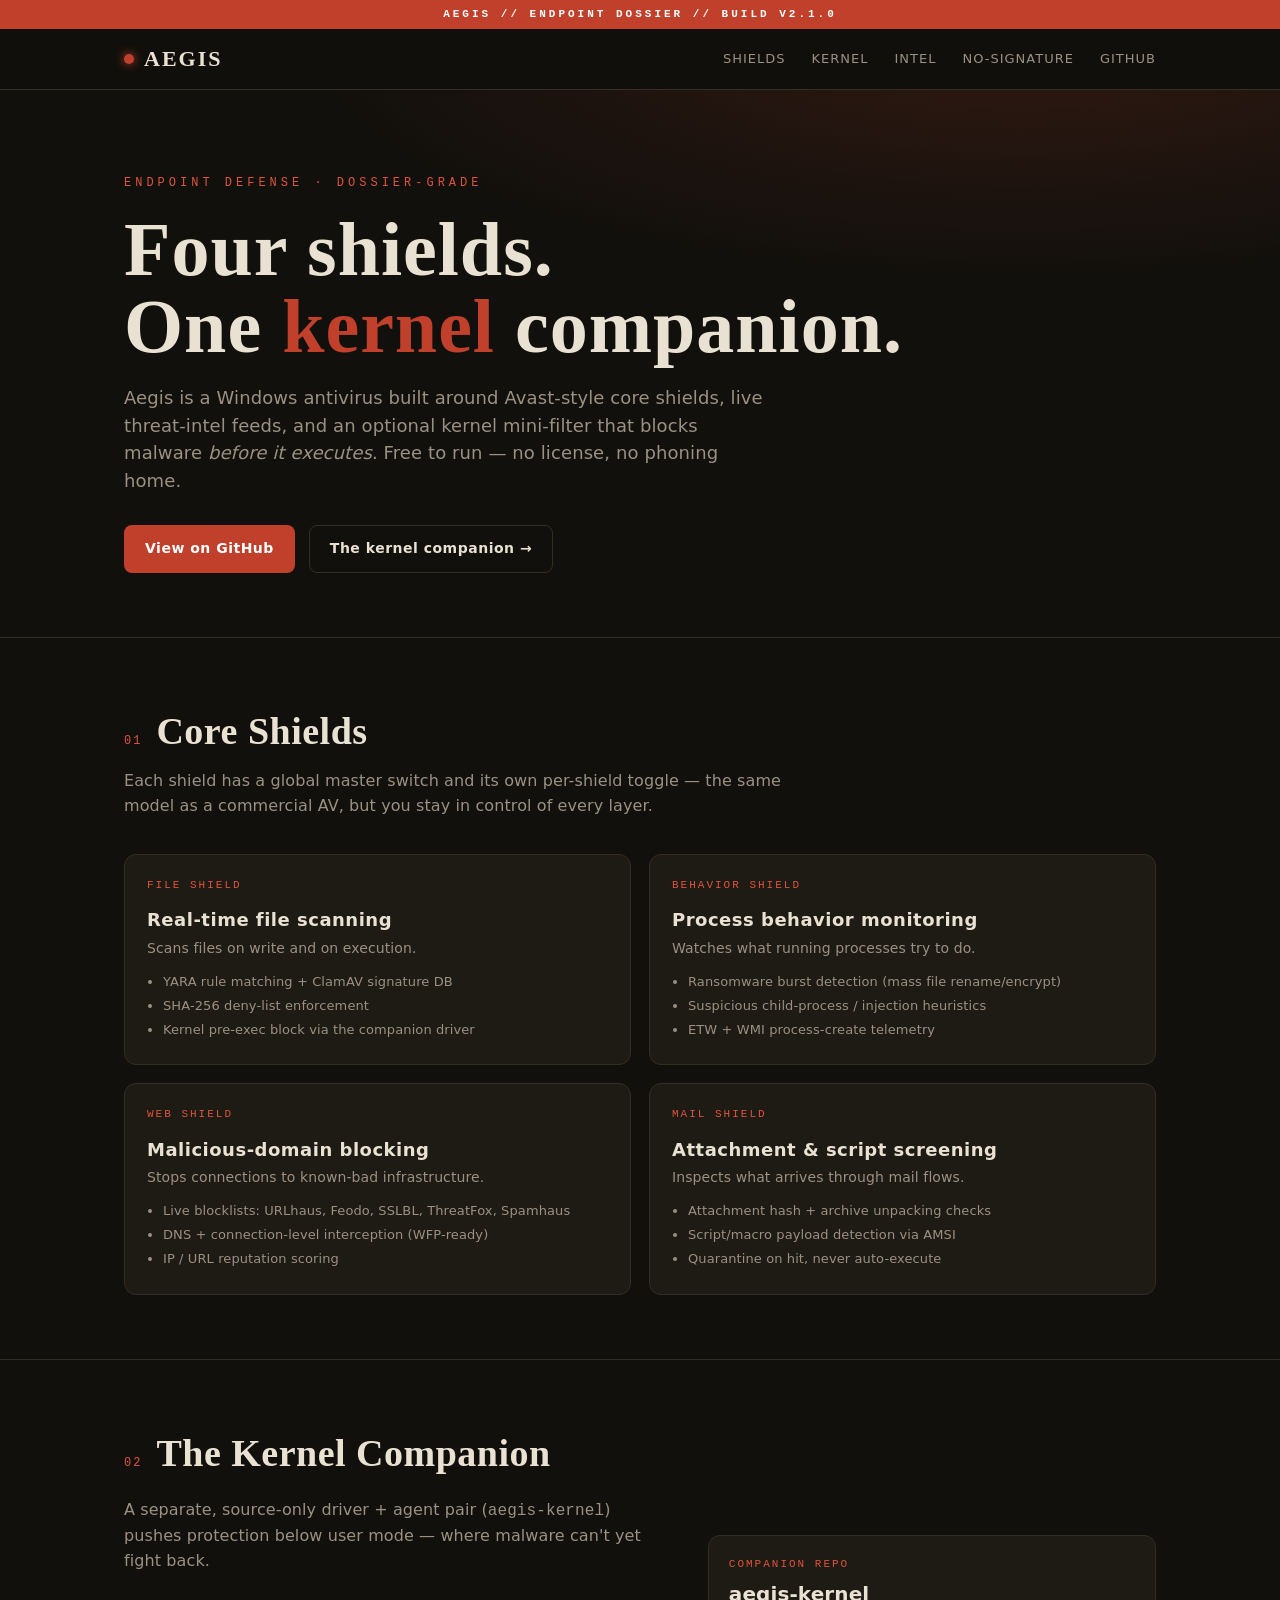
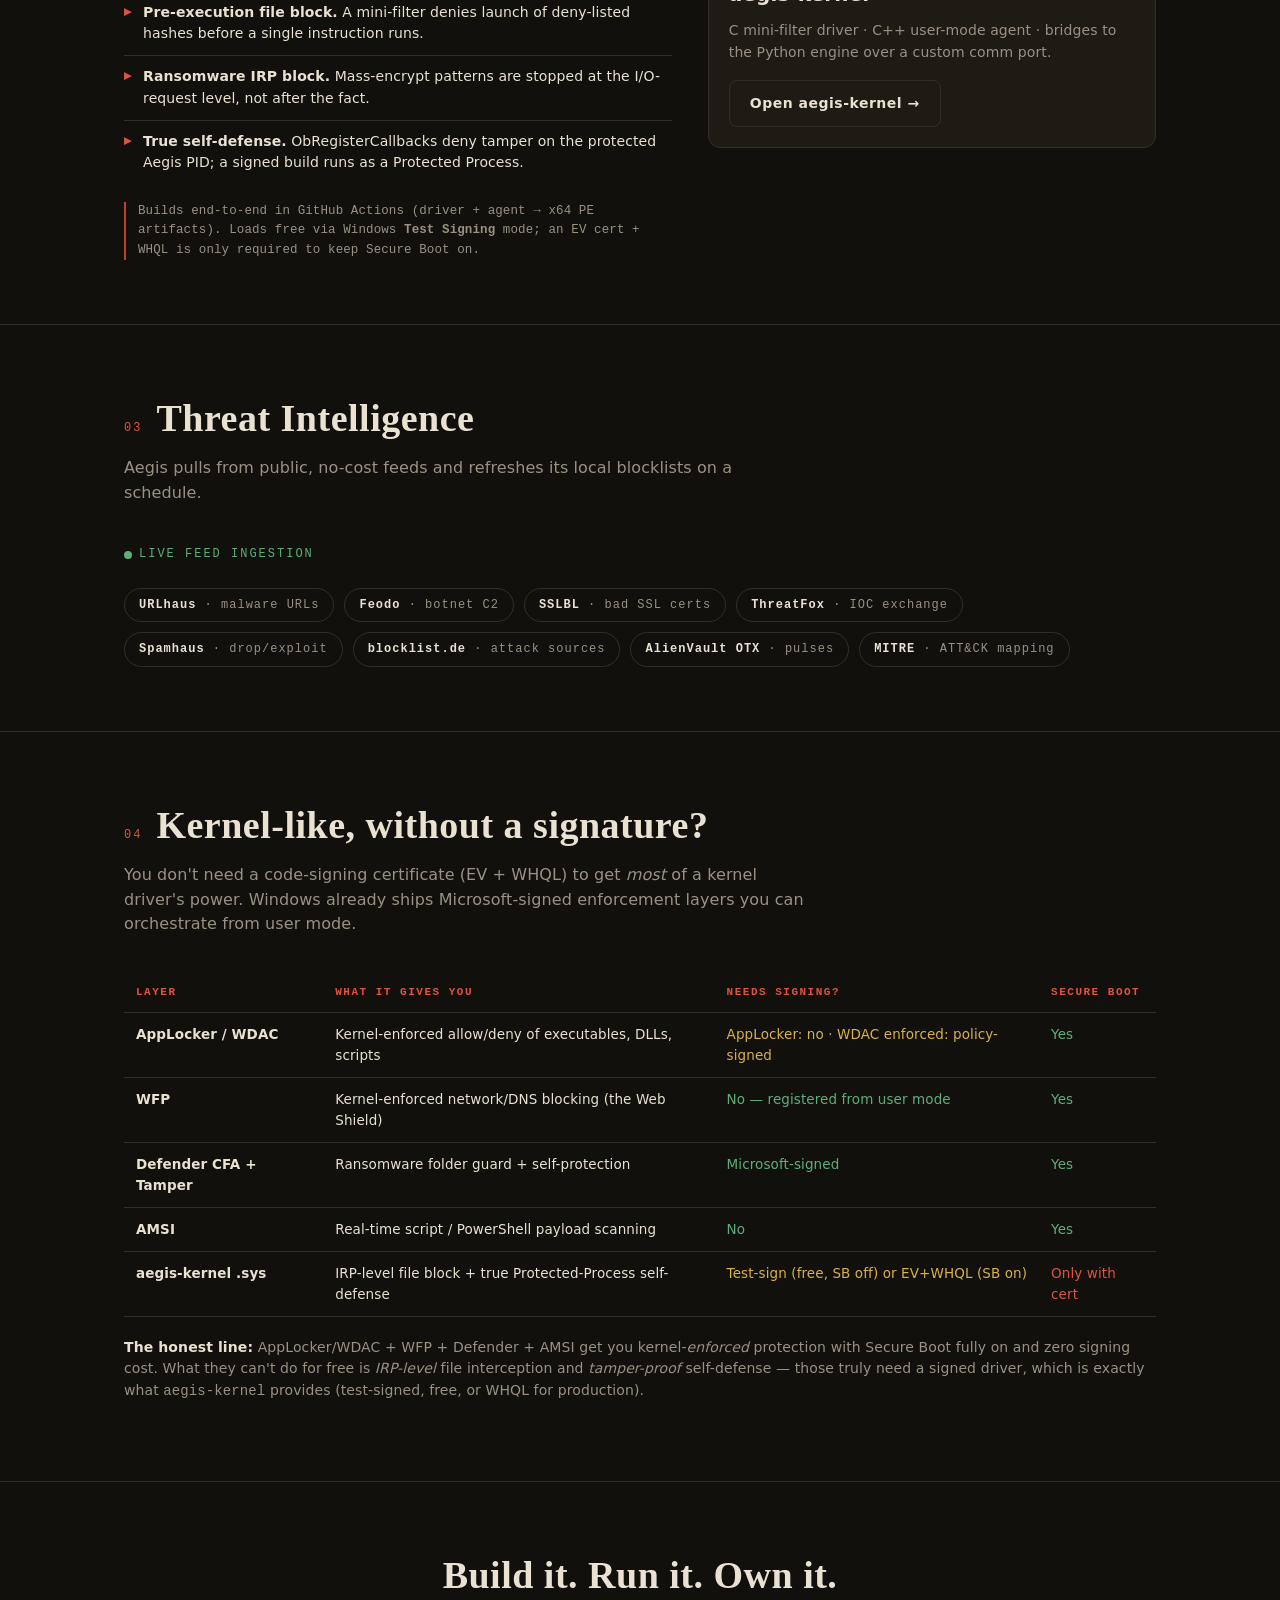
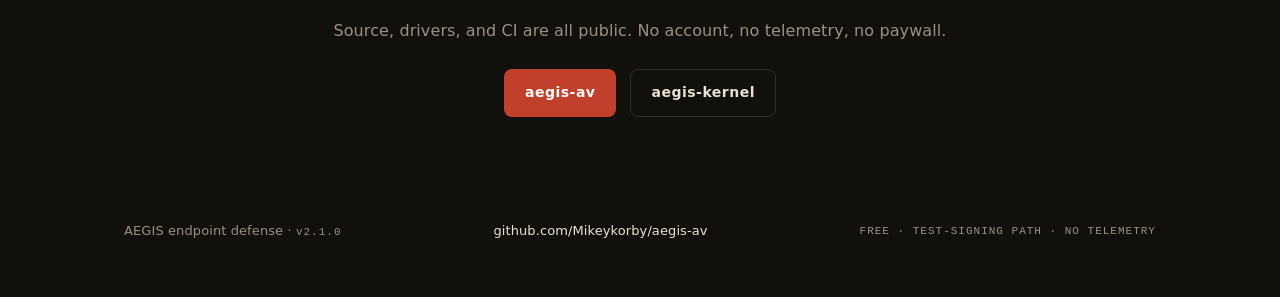
<file: index.html>
<!doctype html>
<html lang="en">
<head>
<meta charset="utf-8">
<meta name="viewport" content="width=device-width, initial-scale=1">
<title>AEGIS — Endpoint Defense Dossier</title>
<meta name="description" content="Aegis endpoint defense: four Avast-style core shields, a kernel-mini-filter companion, and live threat-intel feeds — dossier-grade protection for Windows.">
<style>
  :root{
    --bg:#12100c;
    --bg-2:#1a1712;
    --panel:#1e1a14;
    --ink:#e9e2d2;
    --ink-dim:#9a9183;
    --rule:#332e25;
    --accent:#c0402b;
    --accent-2:#e0533c;
    --good:#5fae7a;
    --mono:"SFMono-Regular",Consolas,"Liberation Mono",Menlo,monospace;
    --serif:Georgia,"Times New Roman",serif;
    --sans:"Segoe UI",system-ui,-apple-system,Roboto,Helvetica,Arial,sans-serif;
  }
  *{box-sizing:border-box}
  html{scroll-behavior:smooth}
  body{
    margin:0;background:var(--bg);color:var(--ink);
    font-family:var(--sans);line-height:1.55;letter-spacing:.1px;
    -webkit-font-smoothing:antialiased;
  }
  a{color:inherit;text-decoration:none}
  .wrap{max-width:1080px;margin:0 auto;padding:0 24px}

  /* classification banner */
  .banner{
    background:var(--accent);color:#fff;font-family:var(--mono);
    font-size:11px;letter-spacing:3px;text-transform:uppercase;
    text-align:center;padding:6px 0;font-weight:600;
  }

  /* nav */
  header.nav{
    position:sticky;top:0;z-index:50;background:rgba(18,16,12,.92);
    backdrop-filter:blur(8px);border-bottom:1px solid var(--rule);
  }
  .nav-in{display:flex;align-items:center;justify-content:space-between;height:60px}
  .brand{display:flex;align-items:center;gap:10px;font-family:var(--serif);
    font-size:22px;font-weight:700;letter-spacing:2px}
  .brand .dot{width:10px;height:10px;border-radius:50%;background:var(--accent);
    box-shadow:0 0 10px var(--accent)}
  nav.links{display:flex;gap:26px;font-size:13px;letter-spacing:1px;
    text-transform:uppercase;color:var(--ink-dim)}
  nav.links a:hover{color:var(--ink)}
  .menu-btn{display:none;background:none;border:1px solid var(--rule);color:var(--ink);
    padding:6px 10px;border-radius:6px;font-size:13px}

  /* hero */
  .hero{padding:84px 0 64px;border-bottom:1px solid var(--rule);
    background:radial-gradient(1200px 400px at 80% -10%,rgba(192,64,43,.18),transparent 60%)}
  .kicker{font-family:var(--mono);font-size:12px;letter-spacing:4px;
    text-transform:uppercase;color:var(--accent-2);margin-bottom:18px}
  h1{font-family:var(--serif);font-size:clamp(40px,7vw,76px);line-height:1.02;
    margin:0 0 18px;letter-spacing:1px}
  h1 .em{color:var(--accent)}
  .lede{font-size:18px;color:var(--ink-dim);max-width:640px;margin:0 0 30px}
  .cta{display:flex;gap:14px;flex-wrap:wrap}
  .btn{display:inline-flex;align-items:center;gap:8px;padding:12px 20px;border-radius:8px;
    font-size:14px;font-weight:600;letter-spacing:.5px;border:1px solid transparent}
  .btn.primary{background:var(--accent);color:#fff}
  .btn.primary:hover{background:var(--accent-2)}
  .btn.ghost{border-color:var(--rule);color:var(--ink)}
  .btn.ghost:hover{border-color:var(--ink-dim)}

  /* section scaffolding */
  section{padding:64px 0;border-bottom:1px solid var(--rule)}
  .sec-h{display:flex;align-items:baseline;gap:14px;margin-bottom:8px}
  .sec-n{font-family:var(--mono);font-size:12px;color:var(--accent-2);letter-spacing:2px}
  h2{font-family:var(--serif);font-size:clamp(26px,4vw,38px);margin:0;letter-spacing:.5px}
  .sec-sub{color:var(--ink-dim);max-width:680px;margin:6px 0 36px}

  /* shield grid */
  .grid{display:grid;grid-template-columns:repeat(2,1fr);gap:18px}
  .card{background:var(--panel);border:1px solid var(--rule);border-radius:12px;
    padding:22px 22px 20px;position:relative;overflow:hidden}
  .card::before{content:"";position:absolute;left:0;top:0;bottom:0;width:3px;background:var(--accent);opacity:.0}
  .card:hover::before{opacity:1}
  .card h3{margin:0 0 4px;font-size:18px;letter-spacing:.5px}
  .card .tag{font-family:var(--mono);font-size:11px;letter-spacing:2px;
    text-transform:uppercase;color:var(--accent-2);margin-bottom:12px}
  .card p{margin:0;color:var(--ink-dim);font-size:14px}
  .card ul{margin:12px 0 0;padding-left:16px;color:var(--ink-dim);font-size:13px}
  .card li{margin:4px 0}

  /* kernel feature */
  .kernel{display:grid;grid-template-columns:1.1fr .9fr;gap:36px;align-items:center}
  .kernel .copy p{color:var(--ink-dim)}
  .feat-list{list-style:none;margin:18px 0 0;padding:0}
  .feat-list li{display:flex;gap:12px;padding:10px 0;border-top:1px solid var(--rule);font-size:14px}
  .feat-list li:first-child{border-top:none}
  .tick{color:var(--accent-2);font-family:var(--mono);font-weight:700}
  .note{margin-top:18px;font-size:12.5px;color:var(--ink-dim);font-family:var(--mono);
    border-left:2px solid var(--accent);padding-left:12px}

  /* intel chips */
  .chips{display:flex;flex-wrap:wrap;gap:10px;margin-top:10px}
  .chip{font-family:var(--mono);font-size:12px;letter-spacing:1px;
    border:1px solid var(--rule);border-radius:999px;padding:7px 14px;color:var(--ink-dim)}
  .chip b{color:var(--ink)}
  .live{display:inline-flex;align-items:center;gap:7px;font-family:var(--mono);
    font-size:12px;letter-spacing:2px;text-transform:uppercase;color:var(--good);margin-bottom:14px}
  .live .pulse{width:8px;height:8px;border-radius:50%;background:var(--good);
    box-shadow:0 0 0 0 rgba(95,174,122,.6);animation:pulse 2s infinite}
  @keyframes pulse{0%{box-shadow:0 0 0 0 rgba(95,174,122,.5)}70%{box-shadow:0 0 0 9px rgba(95,174,122,0)}100%{box-shadow:0 0 0 0 rgba(95,174,122,0)}}

  /* no-signature matrix */
  table{width:100%;border-collapse:collapse;font-size:13.5px;margin-top:8px}
  th,td{text-align:left;padding:11px 12px;border-bottom:1px solid var(--rule);vertical-align:top}
  th{font-family:var(--mono);font-size:11px;letter-spacing:1.5px;text-transform:uppercase;
    color:var(--accent-2)}
  td b{color:var(--ink)}
  .ok{color:var(--good)} .warn{color:#d8b24a} .bad{color:var(--accent-2)}

  footer{padding:40px 0 56px;color:var(--ink-dim);font-size:13px}
  footer .row{display:flex;justify-content:space-between;flex-wrap:wrap;gap:16px;align-items:center}
  footer a{color:var(--ink)}
  footer .mono{font-family:var(--mono);font-size:11px;letter-spacing:1px}

  .reveal{opacity:0;transform:translateY(14px);transition:opacity .6s ease,transform .6s ease}
  .reveal.in{opacity:1;transform:none}

  @media(max-width:760px){
    nav.links{display:none}
    .menu-btn{display:inline-block}
    nav.links.open{display:flex;position:absolute;top:60px;left:0;right:0;
      flex-direction:column;gap:0;background:var(--bg-2);border-bottom:1px solid var(--rule);padding:8px 24px}
    nav.links.open a{padding:12px 0;border-bottom:1px solid var(--rule)}
    .grid{grid-template-columns:1fr}
    .kernel{grid-template-columns:1fr;gap:24px}
  }
</style>
</head>
<body>
<div class="banner">AEGIS // ENDPOINT DOSSIER // BUILD v2.1.0</div>

<header class="nav">
  <div class="wrap nav-in">
    <div class="brand"><span class="dot"></span>AEGIS</div>
    <button class="menu-btn" id="menuBtn">MENU</button>
    <nav class="links" id="navLinks">
      <a href="#shields">Shields</a>
      <a href="#kernel">Kernel</a>
      <a href="#intel">Intel</a>
      <a href="#nosig">No-Signature</a>
      <a href="https://github.com/Mikeykorby/aegis-av" target="_blank" rel="noopener">GitHub</a>
    </nav>
  </div>
</header>

<main>
  <!-- HERO -->
  <section class="hero" style="border-bottom:1px solid var(--rule)">
    <div class="wrap">
      <div class="kicker">Endpoint Defense · Dossier-Grade</div>
      <h1>Four shields.<br>One <span class="em">kernel</span> companion.</h1>
      <p class="lede">Aegis is a Windows antivirus built around Avast-style core shields,
      live threat-intel feeds, and an optional kernel mini-filter that blocks malware
      <em>before it executes</em>. Free to run — no license, no phoning home.</p>
      <div class="cta">
        <a class="btn primary" href="https://github.com/Mikeykorby/aegis-av" target="_blank" rel="noopener">View on GitHub</a>
        <a class="btn ghost" href="#kernel">The kernel companion →</a>
      </div>
    </div>
  </section>

  <!-- SHIELDS -->
  <section id="shields">
    <div class="wrap">
      <div class="sec-h"><span class="sec-n">01</span><h2>Core Shields</h2></div>
      <p class="sec-sub">Each shield has a global master switch and its own per-shield toggle —
      the same model as a commercial AV, but you stay in control of every layer.</p>
      <div class="grid">
        <div class="card reveal">
          <div class="tag">File Shield</div>
          <h3>Real-time file scanning</h3>
          <p>Scans files on write and on execution.</p>
          <ul>
            <li>YARA rule matching + ClamAV signature DB</li>
            <li>SHA-256 deny-list enforcement</li>
            <li>Kernel pre-exec block via the companion driver</li>
          </ul>
        </div>
        <div class="card reveal">
          <div class="tag">Behavior Shield</div>
          <h3>Process behavior monitoring</h3>
          <p>Watches what running processes try to do.</p>
          <ul>
            <li>Ransomware burst detection (mass file rename/encrypt)</li>
            <li>Suspicious child-process / injection heuristics</li>
            <li>ETW + WMI process-create telemetry</li>
          </ul>
        </div>
        <div class="card reveal">
          <div class="tag">Web Shield</div>
          <h3>Malicious-domain blocking</h3>
          <p>Stops connections to known-bad infrastructure.</p>
          <ul>
            <li>Live blocklists: URLhaus, Feodo, SSLBL, ThreatFox, Spamhaus</li>
            <li>DNS + connection-level interception (WFP-ready)</li>
            <li>IP / URL reputation scoring</li>
          </ul>
        </div>
        <div class="card reveal">
          <div class="tag">Mail Shield</div>
          <h3>Attachment &amp; script screening</h3>
          <p>Inspects what arrives through mail flows.</p>
          <ul>
            <li>Attachment hash + archive unpacking checks</li>
            <li>Script/macro payload detection via AMSI</li>
            <li>Quarantine on hit, never auto-execute</li>
          </ul>
        </div>
      </div>
    </div>
  </section>

  <!-- KERNEL -->
  <section id="kernel">
    <div class="wrap kernel">
      <div class="copy reveal">
        <div class="sec-h"><span class="sec-n">02</span><h2>The Kernel Companion</h2></div>
        <p>A separate, source-only driver + agent pair (<code style="font-family:var(--mono)">aegis-kernel</code>)
        pushes protection below user mode — where malware can't yet fight back.</p>
        <ul class="feat-list">
          <li><span class="tick">▸</span><span><b>Pre-execution file block.</b> A mini-filter denies launch of deny-listed hashes before a single instruction runs.</span></li>
          <li><span class="tick">▸</span><span><b>Ransomware IRP block.</b> Mass-encrypt patterns are stopped at the I/O-request level, not after the fact.</span></li>
          <li><span class="tick">▸</span><span><b>True self-defense.</b> ObRegisterCallbacks deny tamper on the protected Aegis PID; a signed build runs as a Protected Process.</span></li>
        </ul>
        <div class="note">Builds end-to-end in GitHub Actions (driver + agent → x64 PE artifacts).
        Loads free via Windows <b>Test Signing</b> mode; an EV cert + WHQL is only required to keep Secure Boot on.</div>
      </div>
      <div class="copy reveal">
        <div style="border:1px solid var(--rule);border-radius:12px;background:var(--panel);padding:20px">
          <div class="tag" style="font-family:var(--mono);font-size:11px;letter-spacing:2px;color:var(--accent-2);text-transform:uppercase">Companion Repo</div>
          <h3 style="margin:6px 0 10px;font-size:20px">aegis-kernel</h3>
          <p style="color:var(--ink-dim);font-size:14px;margin:0 0 16px">C mini-filter driver · C++ user-mode agent · bridges to the Python engine over a custom comm port.</p>
          <a class="btn ghost" href="https://github.com/Mikeykorby/aegis-kernel" target="_blank" rel="noopener">Open aegis-kernel →</a>
        </div>
      </div>
    </div>
  </section>

  <!-- INTEL -->
  <section id="intel">
    <div class="wrap">
      <div class="sec-h"><span class="sec-n">03</span><h2>Threat Intelligence</h2></div>
      <p class="sec-sub">Aegis pulls from public, no-cost feeds and refreshes its local blocklists on a schedule.</p>
      <div class="live"><span class="pulse"></span> Live feed ingestion</div>
      <div class="chips">
        <span class="chip"><b>URLhaus</b> · malware URLs</span>
        <span class="chip"><b>Feodo</b> · botnet C2</span>
        <span class="chip"><b>SSLBL</b> · bad SSL certs</span>
        <span class="chip"><b>ThreatFox</b> · IOC exchange</span>
        <span class="chip"><b>Spamhaus</b> · drop/exploit</span>
        <span class="chip"><b>blocklist.de</b> · attack sources</span>
        <span class="chip"><b>AlienVault OTX</b> · pulses</span>
        <span class="chip"><b>MITRE</b> · ATT&amp;CK mapping</span>
      </div>
    </div>
  </section>

  <!-- NO SIGNATURE -->
  <section id="nosig">
    <div class="wrap">
      <div class="sec-h"><span class="sec-n">04</span><h2>Kernel-like, without a signature?</h2></div>
      <p class="sec-sub">You don't need a code-signing certificate (EV + WHQL) to get <em>most</em> of a kernel driver's
      power. Windows already ships Microsoft-signed enforcement layers you can orchestrate from user mode.</p>
      <table>
        <thead><tr><th>Layer</th><th>What it gives you</th><th>Needs signing?</th><th>Secure Boot</th></tr></thead>
        <tbody>
          <tr><td><b>AppLocker / WDAC</b></td><td>Kernel-enforced allow/deny of executables, DLLs, scripts</td><td class="warn">AppLocker: no · WDAC enforced: policy-signed</td><td class="ok">Yes</td></tr>
          <tr><td><b>WFP</b></td><td>Kernel-enforced network/DNS blocking (the Web Shield)</td><td class="ok">No — registered from user mode</td><td class="ok">Yes</td></tr>
          <tr><td><b>Defender CFA + Tamper</b></td><td>Ransomware folder guard + self-protection</td><td class="ok">Microsoft-signed</td><td class="ok">Yes</td></tr>
          <tr><td><b>AMSI</b></td><td>Real-time script / PowerShell payload scanning</td><td class="ok">No</td><td class="ok">Yes</td></tr>
          <tr><td><b>aegis-kernel .sys</b></td><td>IRP-level file block + true Protected-Process self-defense</td><td class="warn">Test-sign (free, SB off) or EV+WHQL (SB on)</td><td class="bad">Only with cert</td></tr>
        </tbody>
      </table>
      <p style="color:var(--ink-dim);font-size:14px;margin-top:20px">
        <b style="color:var(--ink)">The honest line:</b> AppLocker/WDAC + WFP + Defender + AMSI get you kernel-<i>enforced</i>
        protection with Secure Boot fully on and zero signing cost. What they can't do for free is
        <i>IRP-level</i> file interception and <i>tamper-proof</i> self-defense — those truly need a signed driver,
        which is exactly what <code style="font-family:var(--mono)">aegis-kernel</code> provides (test-signed, free, or WHQL for production).</p>
    </div>
  </section>

  <!-- CTA -->
  <section style="border-bottom:none">
    <div class="wrap" style="text-align:center">
      <h2 style="font-family:var(--serif);font-size:clamp(26px,4vw,38px);margin:0 0 14px">Build it. Run it. Own it.</h2>
      <p class="sec-sub" style="margin:0 auto 26px">Source, drivers, and CI are all public. No account, no telemetry, no paywall.</p>
      <div class="cta" style="justify-content:center">
        <a class="btn primary" href="https://github.com/Mikeykorby/aegis-av" target="_blank" rel="noopener">aegis-av</a>
        <a class="btn ghost" href="https://github.com/Mikeykorby/aegis-kernel" target="_blank" rel="noopener">aegis-kernel</a>
      </div>
    </div>
  </section>
</main>

<footer>
  <div class="wrap row">
    <div>AEGIS endpoint defense · <span class="mono">v2.1.0</span></div>
    <div><a href="https://github.com/Mikeykorby/aegis-av" target="_blank" rel="noopener">github.com/Mikeykorby/aegis-av</a></div>
    <div class="mono">FREE · TEST-SIGNING PATH · NO TELEMETRY</div>
  </div>
</footer>

<script>
  // mobile nav
  var mb=document.getElementById('menuBtn'),nl=document.getElementById('navLinks');
  mb&&mb.addEventListener('click',function(){nl.classList.toggle('open')});
  nl&&nl.querySelectorAll('a').forEach(function(a){a.addEventListener('click',function(){nl.classList.remove('open')})});
  // reveal on scroll
  var io=new IntersectionObserver(function(es){es.forEach(function(e){if(e.isIntersecting){e.target.classList.add('in');io.unobserve(e.target)}})},{threshold:.12});
  document.querySelectorAll('.reveal').forEach(function(el){io.observe(el)});
</script>
</body>
</html>
</file>
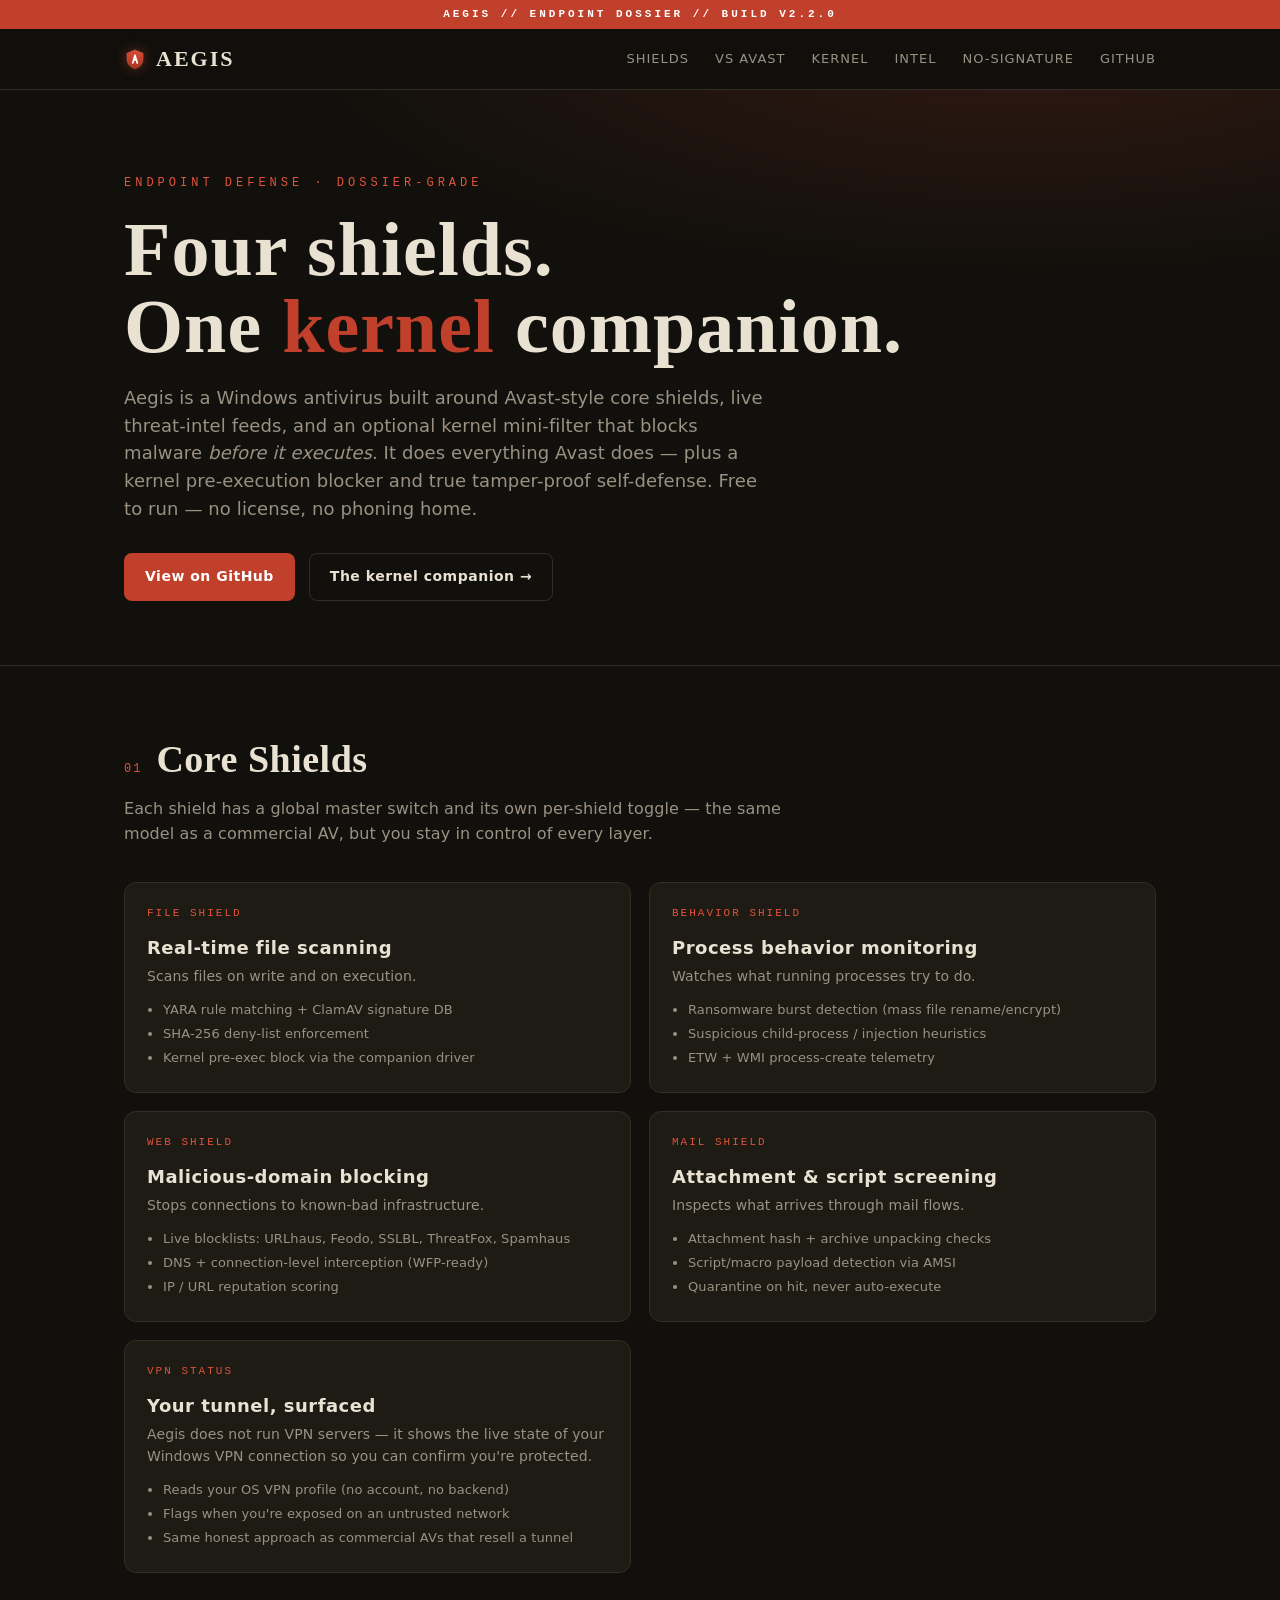
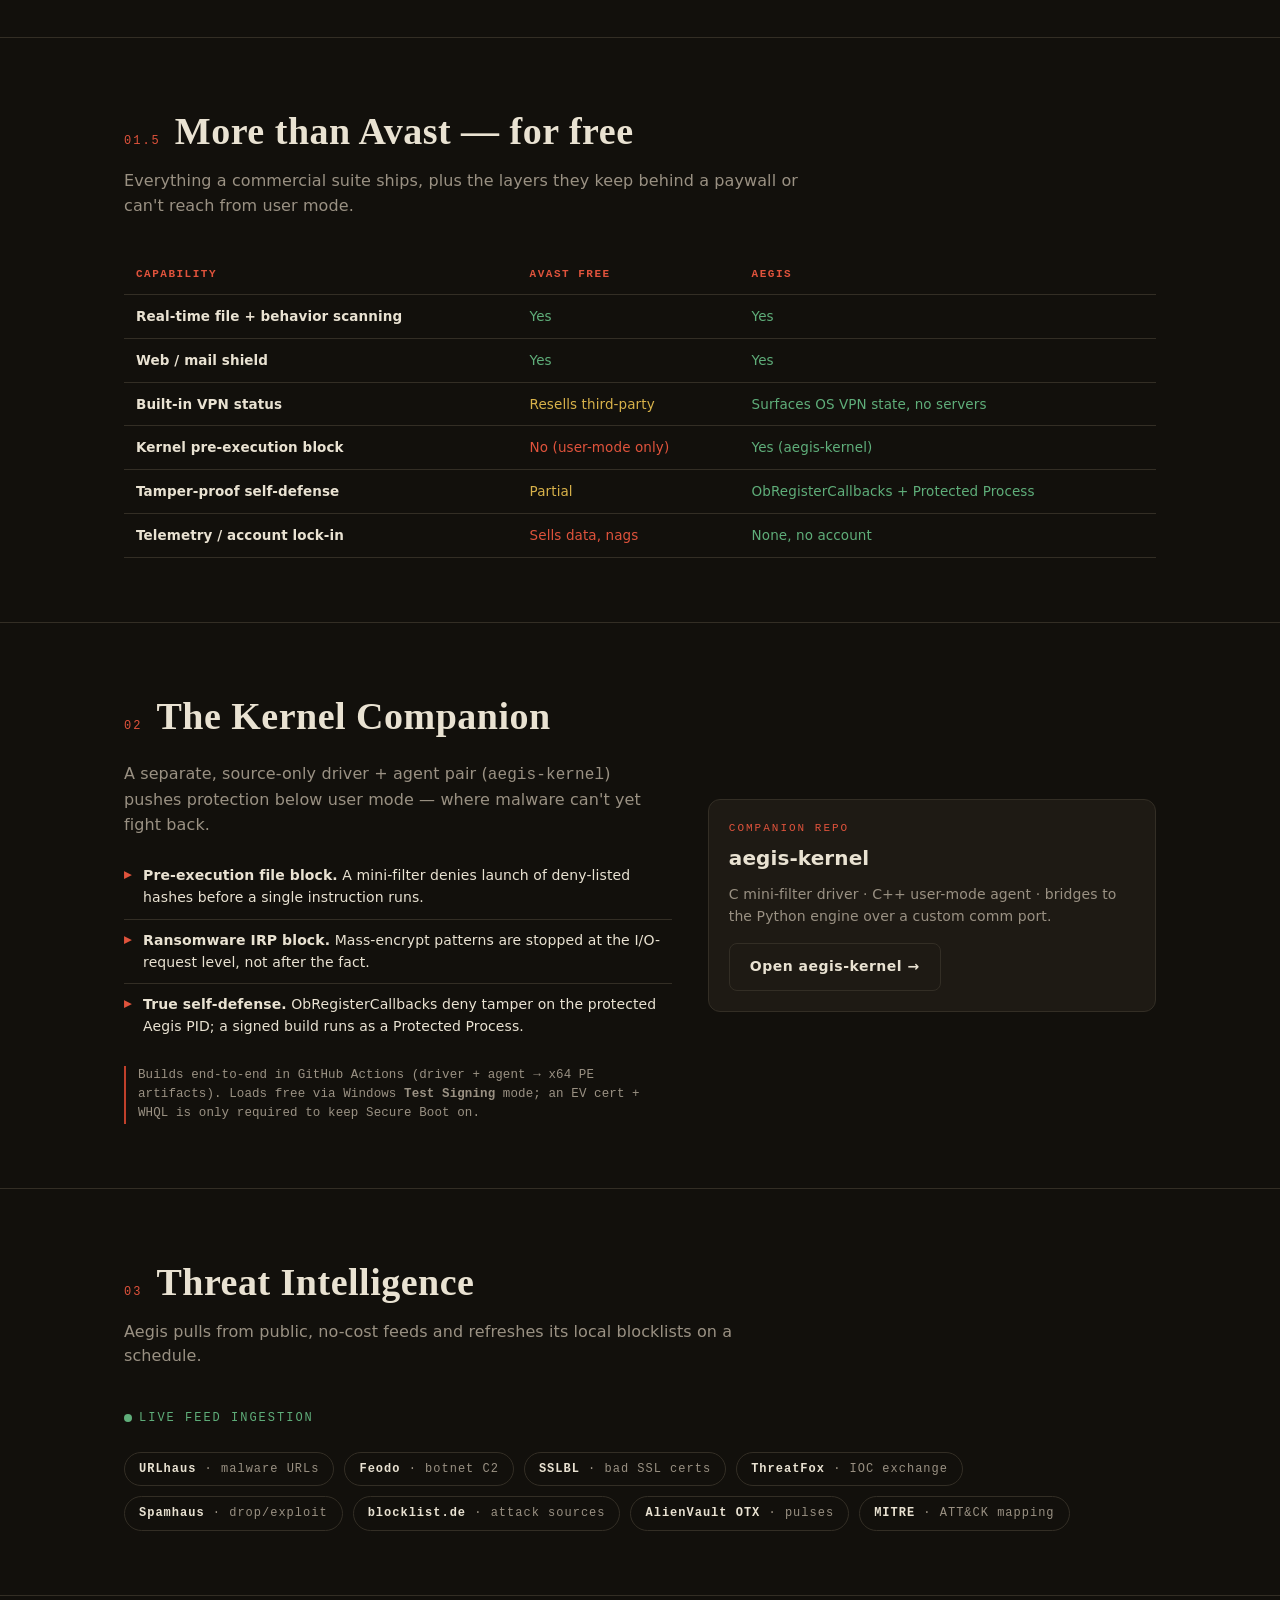
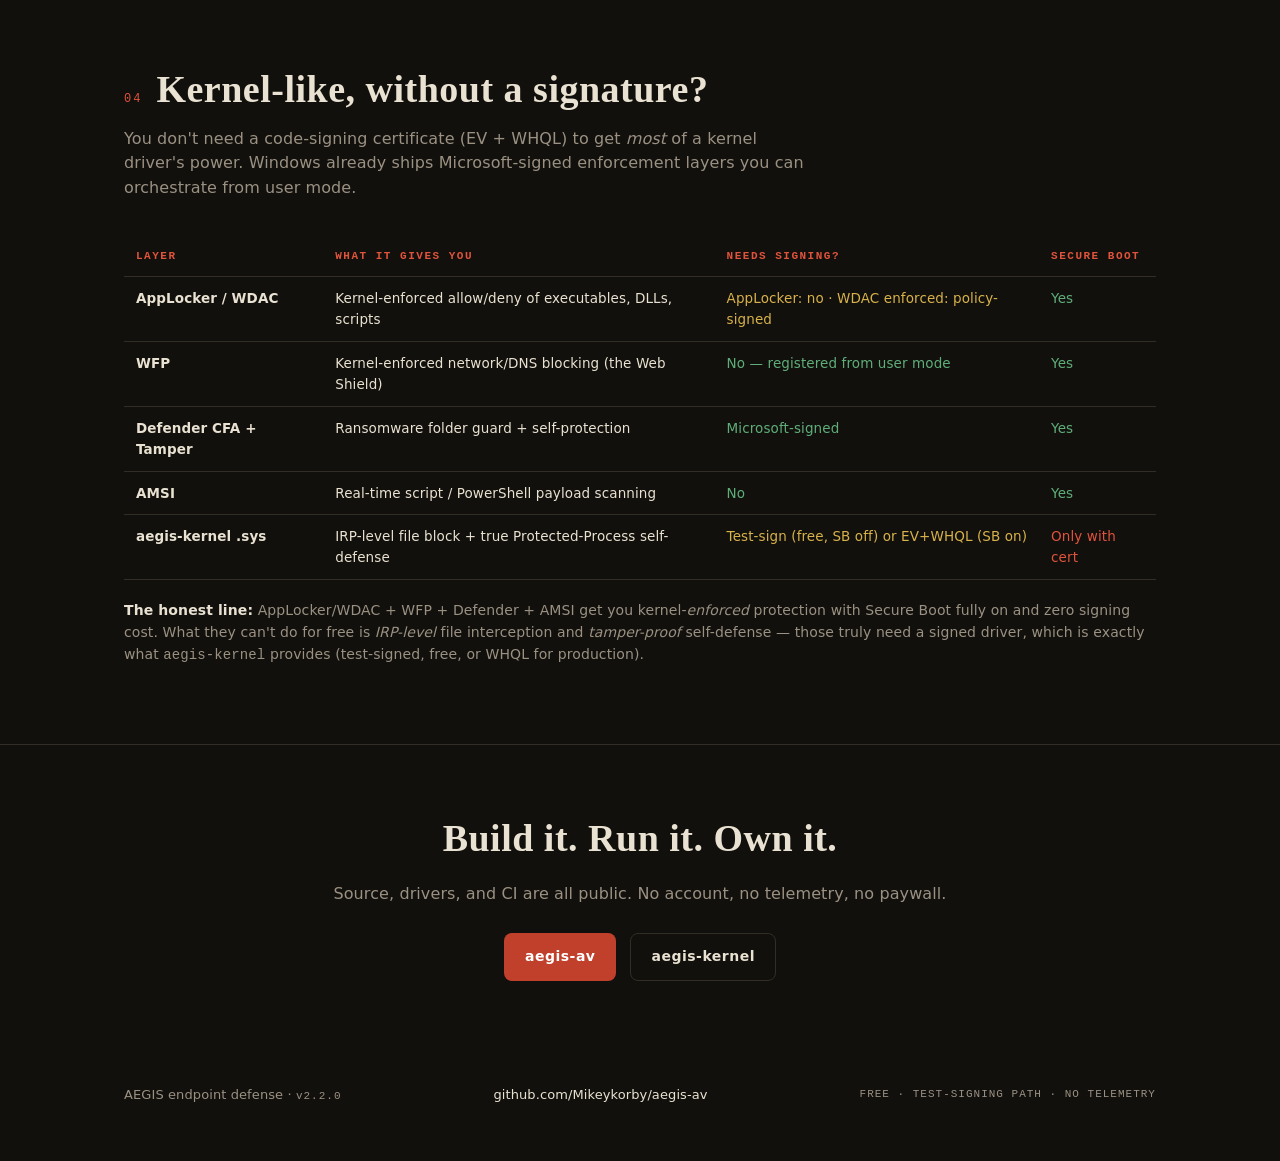
<file: site/index.html>
<!doctype html>
<html lang="en">
<head>
<meta charset="utf-8">
<meta name="viewport" content="width=device-width, initial-scale=1">
<title>AEGIS — Endpoint Defense Dossier</title>
<meta name="description" content="Aegis endpoint defense: four Avast-style core shields, a kernel-mini-filter companion, and live threat-intel feeds — dossier-grade protection for Windows.">
<link rel="icon" type="image/svg+xml" href="aegis.svg">
<style>
  :root{
    --bg:#12100c;
    --bg-2:#1a1712;
    --panel:#1e1a14;
    --ink:#e9e2d2;
    --ink-dim:#9a9183;
    --rule:#332e25;
    --accent:#c0402b;
    --accent-2:#e0533c;
    --good:#5fae7a;
    --mono:"SFMono-Regular",Consolas,"Liberation Mono",Menlo,monospace;
    --serif:Georgia,"Times New Roman",serif;
    --sans:"Segoe UI",system-ui,-apple-system,Roboto,Helvetica,Arial,sans-serif;
  }
  *{box-sizing:border-box}
  html{scroll-behavior:smooth}
  body{
    margin:0;background:var(--bg);color:var(--ink);
    font-family:var(--sans);line-height:1.55;letter-spacing:.1px;
    -webkit-font-smoothing:antialiased;
  }
  a{color:inherit;text-decoration:none}
  .wrap{max-width:1080px;margin:0 auto;padding:0 24px}

  /* classification banner */
  .banner{
    background:var(--accent);color:#fff;font-family:var(--mono);
    font-size:11px;letter-spacing:3px;text-transform:uppercase;
    text-align:center;padding:6px 0;font-weight:600;
  }

  /* nav */
  header.nav{
    position:sticky;top:0;z-index:50;background:rgba(18,16,12,.92);
    backdrop-filter:blur(8px);border-bottom:1px solid var(--rule);
  }
  .nav-in{display:flex;align-items:center;justify-content:space-between;height:60px}
  .brand{display:flex;align-items:center;gap:10px;font-family:var(--serif);
    font-size:22px;font-weight:700;letter-spacing:2px}
  .brand .brand-logo{display:inline-flex;filter:drop-shadow(0 0 6px rgba(192,64,43,.5))}
  .brand .dot{width:10px;height:10px;border-radius:50%;background:var(--accent);
    box-shadow:0 0 10px var(--accent)}
  nav.links{display:flex;gap:26px;font-size:13px;letter-spacing:1px;
    text-transform:uppercase;color:var(--ink-dim)}
  nav.links a:hover{color:var(--ink)}
  .menu-btn{display:none;background:none;border:1px solid var(--rule);color:var(--ink);
    padding:6px 10px;border-radius:6px;font-size:13px}

  /* hero */
  .hero{padding:84px 0 64px;border-bottom:1px solid var(--rule);
    background:radial-gradient(1200px 400px at 80% -10%,rgba(192,64,43,.18),transparent 60%)}
  .kicker{font-family:var(--mono);font-size:12px;letter-spacing:4px;
    text-transform:uppercase;color:var(--accent-2);margin-bottom:18px}
  h1{font-family:var(--serif);font-size:clamp(40px,7vw,76px);line-height:1.02;
    margin:0 0 18px;letter-spacing:1px}
  h1 .em{color:var(--accent)}
  .lede{font-size:18px;color:var(--ink-dim);max-width:640px;margin:0 0 30px}
  .cta{display:flex;gap:14px;flex-wrap:wrap}
  .btn{display:inline-flex;align-items:center;gap:8px;padding:12px 20px;border-radius:8px;
    font-size:14px;font-weight:600;letter-spacing:.5px;border:1px solid transparent}
  .btn.primary{background:var(--accent);color:#fff}
  .btn.primary:hover{background:var(--accent-2)}
  .btn.ghost{border-color:var(--rule);color:var(--ink)}
  .btn.ghost:hover{border-color:var(--ink-dim)}

  /* section scaffolding */
  section{padding:64px 0;border-bottom:1px solid var(--rule)}
  .sec-h{display:flex;align-items:baseline;gap:14px;margin-bottom:8px}
  .sec-n{font-family:var(--mono);font-size:12px;color:var(--accent-2);letter-spacing:2px}
  h2{font-family:var(--serif);font-size:clamp(26px,4vw,38px);margin:0;letter-spacing:.5px}
  .sec-sub{color:var(--ink-dim);max-width:680px;margin:6px 0 36px}

  /* shield grid */
  .grid{display:grid;grid-template-columns:repeat(2,1fr);gap:18px}
  .card{background:var(--panel);border:1px solid var(--rule);border-radius:12px;
    padding:22px 22px 20px;position:relative;overflow:hidden}
  .card::before{content:"";position:absolute;left:0;top:0;bottom:0;width:3px;background:var(--accent);opacity:.0}
  .card:hover::before{opacity:1}
  .card h3{margin:0 0 4px;font-size:18px;letter-spacing:.5px}
  .card .tag{font-family:var(--mono);font-size:11px;letter-spacing:2px;
    text-transform:uppercase;color:var(--accent-2);margin-bottom:12px}
  .card p{margin:0;color:var(--ink-dim);font-size:14px}
  .card ul{margin:12px 0 0;padding-left:16px;color:var(--ink-dim);font-size:13px}
  .card li{margin:4px 0}

  /* kernel feature */
  .kernel{display:grid;grid-template-columns:1.1fr .9fr;gap:36px;align-items:center}
  .kernel .copy p{color:var(--ink-dim)}
  .feat-list{list-style:none;margin:18px 0 0;padding:0}
  .feat-list li{display:flex;gap:12px;padding:10px 0;border-top:1px solid var(--rule);font-size:14px}
  .feat-list li:first-child{border-top:none}
  .tick{color:var(--accent-2);font-family:var(--mono);font-weight:700}
  .note{margin-top:18px;font-size:12.5px;color:var(--ink-dim);font-family:var(--mono);
    border-left:2px solid var(--accent);padding-left:12px}

  /* intel chips */
  .chips{display:flex;flex-wrap:wrap;gap:10px;margin-top:10px}
  .chip{font-family:var(--mono);font-size:12px;letter-spacing:1px;
    border:1px solid var(--rule);border-radius:999px;padding:7px 14px;color:var(--ink-dim)}
  .chip b{color:var(--ink)}
  .live{display:inline-flex;align-items:center;gap:7px;font-family:var(--mono);
    font-size:12px;letter-spacing:2px;text-transform:uppercase;color:var(--good);margin-bottom:14px}
  .live .pulse{width:8px;height:8px;border-radius:50%;background:var(--good);
    box-shadow:0 0 0 0 rgba(95,174,122,.6);animation:pulse 2s infinite}
  @keyframes pulse{0%{box-shadow:0 0 0 0 rgba(95,174,122,.5)}70%{box-shadow:0 0 0 9px rgba(95,174,122,0)}100%{box-shadow:0 0 0 0 rgba(95,174,122,0)}}

  /* no-signature matrix */
  table{width:100%;border-collapse:collapse;font-size:13.5px;margin-top:8px}
  th,td{text-align:left;padding:11px 12px;border-bottom:1px solid var(--rule);vertical-align:top}
  th{font-family:var(--mono);font-size:11px;letter-spacing:1.5px;text-transform:uppercase;
    color:var(--accent-2)}
  td b{color:var(--ink)}
  .ok{color:var(--good)} .warn{color:#d8b24a} .bad{color:var(--accent-2)}

  footer{padding:40px 0 56px;color:var(--ink-dim);font-size:13px}
  footer .row{display:flex;justify-content:space-between;flex-wrap:wrap;gap:16px;align-items:center}
  footer a{color:var(--ink)}
  footer .mono{font-family:var(--mono);font-size:11px;letter-spacing:1px}

  .reveal{opacity:0;transform:translateY(14px);transition:opacity .6s ease,transform .6s ease}
  .reveal.in{opacity:1;transform:none}

  @media(max-width:760px){
    nav.links{display:none}
    .menu-btn{display:inline-block}
    nav.links.open{display:flex;position:absolute;top:60px;left:0;right:0;
      flex-direction:column;gap:0;background:var(--bg-2);border-bottom:1px solid var(--rule);padding:8px 24px}
    nav.links.open a{padding:12px 0;border-bottom:1px solid var(--rule)}
    .grid{grid-template-columns:1fr}
    .kernel{grid-template-columns:1fr;gap:24px}
  }
</style>
</head>
<body>
<div class="banner">AEGIS // ENDPOINT DOSSIER // BUILD v2.2.0</div>

<header class="nav">
  <div class="wrap nav-in">
    <div class="brand"><span class="brand-logo" aria-hidden="true"><img src="aegis.svg" alt="Aegis" width="22" height="22"></span>AEGIS</div>
    <button class="menu-btn" id="menuBtn">MENU</button>
    <nav class="links" id="navLinks">
      <a href="#shields">Shields</a>
      <a href="#vs">vs Avast</a>
      <a href="#kernel">Kernel</a>
      <a href="#intel">Intel</a>
      <a href="#nosig">No-Signature</a>
      <a href="https://github.com/Mikeykorby/aegis-av" target="_blank" rel="noopener">GitHub</a>
    </nav>
  </div>
</header>

<main>
  <!-- HERO -->
  <section class="hero" style="border-bottom:1px solid var(--rule)">
    <div class="wrap">
      <div class="kicker">Endpoint Defense · Dossier-Grade</div>
      <h1>Four shields.<br>One <span class="em">kernel</span> companion.</h1>
      <p class="lede">Aegis is a Windows antivirus built around Avast-style core shields,
      live threat-intel feeds, and an optional kernel mini-filter that blocks malware
      <em>before it executes</em>. It does everything Avast does — plus a kernel pre-execution
      blocker and true tamper-proof self-defense. Free to run — no license, no phoning home.</p>
      <div class="cta">
        <a class="btn primary" href="https://github.com/Mikeykorby/aegis-av" target="_blank" rel="noopener">View on GitHub</a>
        <a class="btn ghost" href="#kernel">The kernel companion →</a>
      </div>
    </div>
  </section>

  <!-- SHIELDS -->
  <section id="shields">
    <div class="wrap">
      <div class="sec-h"><span class="sec-n">01</span><h2>Core Shields</h2></div>
      <p class="sec-sub">Each shield has a global master switch and its own per-shield toggle —
      the same model as a commercial AV, but you stay in control of every layer.</p>
      <div class="grid">
        <div class="card reveal">
          <div class="tag">File Shield</div>
          <h3>Real-time file scanning</h3>
          <p>Scans files on write and on execution.</p>
          <ul>
            <li>YARA rule matching + ClamAV signature DB</li>
            <li>SHA-256 deny-list enforcement</li>
            <li>Kernel pre-exec block via the companion driver</li>
          </ul>
        </div>
        <div class="card reveal">
          <div class="tag">Behavior Shield</div>
          <h3>Process behavior monitoring</h3>
          <p>Watches what running processes try to do.</p>
          <ul>
            <li>Ransomware burst detection (mass file rename/encrypt)</li>
            <li>Suspicious child-process / injection heuristics</li>
            <li>ETW + WMI process-create telemetry</li>
          </ul>
        </div>
        <div class="card reveal">
          <div class="tag">Web Shield</div>
          <h3>Malicious-domain blocking</h3>
          <p>Stops connections to known-bad infrastructure.</p>
          <ul>
            <li>Live blocklists: URLhaus, Feodo, SSLBL, ThreatFox, Spamhaus</li>
            <li>DNS + connection-level interception (WFP-ready)</li>
            <li>IP / URL reputation scoring</li>
          </ul>
        </div>
        <div class="card reveal">
          <div class="tag">Mail Shield</div>
          <h3>Attachment &amp; script screening</h3>
          <p>Inspects what arrives through mail flows.</p>
          <ul>
            <li>Attachment hash + archive unpacking checks</li>
            <li>Script/macro payload detection via AMSI</li>
            <li>Quarantine on hit, never auto-execute</li>
          </ul>
        </div>
        <div class="card reveal">
          <div class="tag">VPN Status</div>
          <h3>Your tunnel, surfaced</h3>
          <p>Aegis does not run VPN servers — it shows the live state of your Windows VPN connection so you can confirm you're protected.</p>
          <ul>
            <li>Reads your OS VPN profile (no account, no backend)</li>
            <li>Flags when you're exposed on an untrusted network</li>
            <li>Same honest approach as commercial AVs that resell a tunnel</li>
          </ul>
        </div>
      </div>
    </div>
  </section>

  <!-- VS AVAST -->
  <section id="vs">
    <div class="wrap">
      <div class="sec-h"><span class="sec-n">01.5</span><h2>More than Avast — for free</h2></div>
      <p class="sec-sub">Everything a commercial suite ships, plus the layers they keep behind a paywall or can't reach from user mode.</p>
      <table>
        <thead><tr><th>Capability</th><th>Avast Free</th><th>Aegis</th></tr></thead>
        <tbody>
          <tr><td><b>Real-time file + behavior scanning</b></td><td class="ok">Yes</td><td class="ok">Yes</td></tr>
          <tr><td><b>Web / mail shield</b></td><td class="ok">Yes</td><td class="ok">Yes</td></tr>
          <tr><td><b>Built-in VPN status</b></td><td class="warn">Resells third-party</td><td class="ok">Surfaces OS VPN state, no servers</td></tr>
          <tr><td><b>Kernel pre-execution block</b></td><td class="bad">No (user-mode only)</td><td class="ok">Yes (aegis-kernel)</td></tr>
          <tr><td><b>Tamper-proof self-defense</b></td><td class="warn">Partial</td><td class="ok">ObRegisterCallbacks + Protected Process</td></tr>
          <tr><td><b>Telemetry / account lock-in</b></td><td class="bad">Sells data, nags</td><td class="ok">None, no account</td></tr>
        </tbody>
      </table>
    </div>
  </section>

  <!-- KERNEL -->
  <section id="kernel">
    <div class="wrap kernel">
      <div class="copy reveal">
        <div class="sec-h"><span class="sec-n">02</span><h2>The Kernel Companion</h2></div>
        <p>A separate, source-only driver + agent pair (<code style="font-family:var(--mono)">aegis-kernel</code>)
        pushes protection below user mode — where malware can't yet fight back.</p>
        <ul class="feat-list">
          <li><span class="tick">▸</span><span><b>Pre-execution file block.</b> A mini-filter denies launch of deny-listed hashes before a single instruction runs.</span></li>
          <li><span class="tick">▸</span><span><b>Ransomware IRP block.</b> Mass-encrypt patterns are stopped at the I/O-request level, not after the fact.</span></li>
          <li><span class="tick">▸</span><span><b>True self-defense.</b> ObRegisterCallbacks deny tamper on the protected Aegis PID; a signed build runs as a Protected Process.</span></li>
        </ul>
        <div class="note">Builds end-to-end in GitHub Actions (driver + agent → x64 PE artifacts).
        Loads free via Windows <b>Test Signing</b> mode; an EV cert + WHQL is only required to keep Secure Boot on.</div>
      </div>
      <div class="copy reveal">
        <div style="border:1px solid var(--rule);border-radius:12px;background:var(--panel);padding:20px">
          <div class="tag" style="font-family:var(--mono);font-size:11px;letter-spacing:2px;color:var(--accent-2);text-transform:uppercase">Companion Repo</div>
          <h3 style="margin:6px 0 10px;font-size:20px">aegis-kernel</h3>
          <p style="color:var(--ink-dim);font-size:14px;margin:0 0 16px">C mini-filter driver · C++ user-mode agent · bridges to the Python engine over a custom comm port.</p>
          <a class="btn ghost" href="https://github.com/Mikeykorby/aegis-kernel" target="_blank" rel="noopener">Open aegis-kernel →</a>
        </div>
      </div>
    </div>
  </section>

  <!-- INTEL -->
  <section id="intel">
    <div class="wrap">
      <div class="sec-h"><span class="sec-n">03</span><h2>Threat Intelligence</h2></div>
      <p class="sec-sub">Aegis pulls from public, no-cost feeds and refreshes its local blocklists on a schedule.</p>
      <div class="live"><span class="pulse"></span> Live feed ingestion</div>
      <div class="chips">
        <span class="chip"><b>URLhaus</b> · malware URLs</span>
        <span class="chip"><b>Feodo</b> · botnet C2</span>
        <span class="chip"><b>SSLBL</b> · bad SSL certs</span>
        <span class="chip"><b>ThreatFox</b> · IOC exchange</span>
        <span class="chip"><b>Spamhaus</b> · drop/exploit</span>
        <span class="chip"><b>blocklist.de</b> · attack sources</span>
        <span class="chip"><b>AlienVault OTX</b> · pulses</span>
        <span class="chip"><b>MITRE</b> · ATT&amp;CK mapping</span>
      </div>
    </div>
  </section>

  <!-- NO SIGNATURE -->
  <section id="nosig">
    <div class="wrap">
      <div class="sec-h"><span class="sec-n">04</span><h2>Kernel-like, without a signature?</h2></div>
      <p class="sec-sub">You don't need a code-signing certificate (EV + WHQL) to get <em>most</em> of a kernel driver's
      power. Windows already ships Microsoft-signed enforcement layers you can orchestrate from user mode.</p>
      <table>
        <thead><tr><th>Layer</th><th>What it gives you</th><th>Needs signing?</th><th>Secure Boot</th></tr></thead>
        <tbody>
          <tr><td><b>AppLocker / WDAC</b></td><td>Kernel-enforced allow/deny of executables, DLLs, scripts</td><td class="warn">AppLocker: no · WDAC enforced: policy-signed</td><td class="ok">Yes</td></tr>
          <tr><td><b>WFP</b></td><td>Kernel-enforced network/DNS blocking (the Web Shield)</td><td class="ok">No — registered from user mode</td><td class="ok">Yes</td></tr>
          <tr><td><b>Defender CFA + Tamper</b></td><td>Ransomware folder guard + self-protection</td><td class="ok">Microsoft-signed</td><td class="ok">Yes</td></tr>
          <tr><td><b>AMSI</b></td><td>Real-time script / PowerShell payload scanning</td><td class="ok">No</td><td class="ok">Yes</td></tr>
          <tr><td><b>aegis-kernel .sys</b></td><td>IRP-level file block + true Protected-Process self-defense</td><td class="warn">Test-sign (free, SB off) or EV+WHQL (SB on)</td><td class="bad">Only with cert</td></tr>
        </tbody>
      </table>
      <p style="color:var(--ink-dim);font-size:14px;margin-top:20px">
        <b style="color:var(--ink)">The honest line:</b> AppLocker/WDAC + WFP + Defender + AMSI get you kernel-<i>enforced</i>
        protection with Secure Boot fully on and zero signing cost. What they can't do for free is
        <i>IRP-level</i> file interception and <i>tamper-proof</i> self-defense — those truly need a signed driver,
        which is exactly what <code style="font-family:var(--mono)">aegis-kernel</code> provides (test-signed, free, or WHQL for production).</p>
    </div>
  </section>

  <!-- CTA -->
  <section style="border-bottom:none">
    <div class="wrap" style="text-align:center">
      <h2 style="font-family:var(--serif);font-size:clamp(26px,4vw,38px);margin:0 0 14px">Build it. Run it. Own it.</h2>
      <p class="sec-sub" style="margin:0 auto 26px">Source, drivers, and CI are all public. No account, no telemetry, no paywall.</p>
      <div class="cta" style="justify-content:center">
        <a class="btn primary" href="https://github.com/Mikeykorby/aegis-av" target="_blank" rel="noopener">aegis-av</a>
        <a class="btn ghost" href="https://github.com/Mikeykorby/aegis-kernel" target="_blank" rel="noopener">aegis-kernel</a>
      </div>
    </div>
  </section>
</main>

<footer>
  <div class="wrap row">
    <div>AEGIS endpoint defense · <span class="mono">v2.2.0</span></div>
    <div><a href="https://github.com/Mikeykorby/aegis-av" target="_blank" rel="noopener">github.com/Mikeykorby/aegis-av</a></div>
    <div class="mono">FREE · TEST-SIGNING PATH · NO TELEMETRY</div>
  </div>
</footer>

<script>
  // mobile nav
  var mb=document.getElementById('menuBtn'),nl=document.getElementById('navLinks');
  mb&&mb.addEventListener('click',function(){nl.classList.toggle('open')});
  nl&&nl.querySelectorAll('a').forEach(function(a){a.addEventListener('click',function(){nl.classList.remove('open')})});
  // reveal on scroll
  var io=new IntersectionObserver(function(es){es.forEach(function(e){if(e.isIntersecting){e.target.classList.add('in');io.unobserve(e.target)}})},{threshold:.12});
  document.querySelectorAll('.reveal').forEach(function(el){io.observe(el)});
</script>
</body>
</html>
</file>
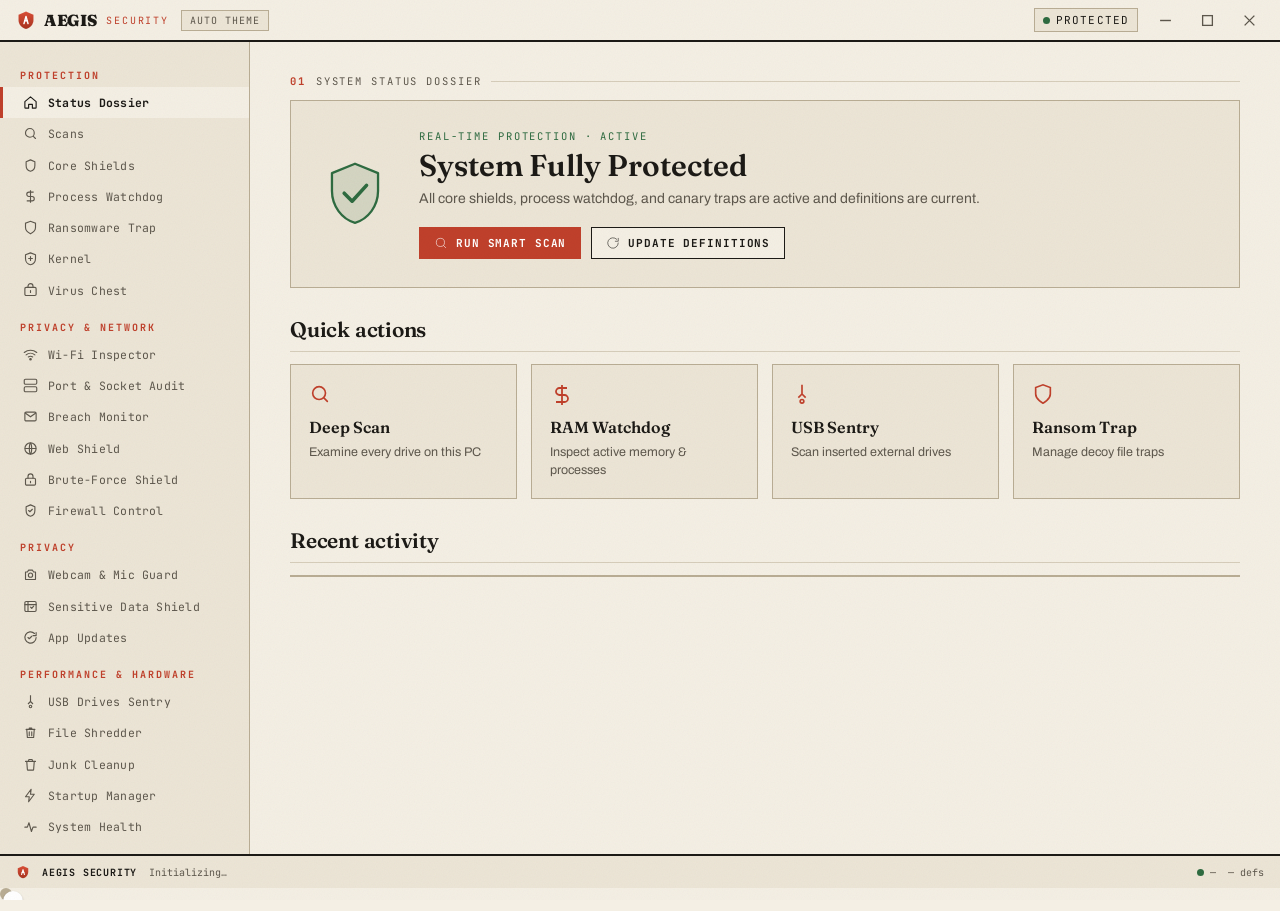
<file: ui/index.html>
<!DOCTYPE html>
<html lang="en" class="no-js">
<head>
<meta charset="utf-8">
<meta name="viewport" content="width=device-width,initial-scale=1">
<title>Aegis Security Dossier</title>
<link rel="preconnect" href="https://fonts.googleapis.com">
<link rel="preconnect" href="https://fonts.gstatic.com" crossorigin>
<link href="https://fonts.googleapis.com/css2?family=Archivo:ital,wght@0,400;0,500;0,600;0,700;1,400&family=Fraunces:ital,opsz,wght@0,9..144,400;0,9..144,600;0,9..144,900;1,9..144,400;1,9..144,600&family=JetBrains+Mono:wght@400;500;700&display=swap" rel="stylesheet">
<style>
  :root {
    /* Hy3 Light Paper Theme */
    --paper: #f4efe4;
    --paper-2: #ece5d6;
    --paper-3: #e2d9c5;
    --ink: #1c1a16;
    --ink-soft: #5d574c;
    --rule: #d6cdba;
    --rule-strong: #b9ad94;
    --accent: #c0402b;        /* Hy3 Vermillion */
    --accent-deep: #9a2f1e;
    --ok: #2e6b40;
    --bad: #c0402b;
    --warn: #b56c10;
    --sidebar-w: 250px;
    --noise-opacity: 0.055;
  }

  @media (prefers-color-scheme: dark) {
    :root {
      /* Hy3 Dark Editorial Theme */
      --paper: #131210;
      --paper-2: #1c1a16;
      --paper-3: #26231e;
      --ink: #ede7db;
      --ink-soft: #9c9485;
      --rule: #2a2721;
      --rule-strong: #3d382f;
      --accent: #e0533c;
      --accent-deep: #f06850;
      --ok: #429d5e;
      --bad: #e0533c;
      --warn: #d4841d;
      --noise-opacity: 0.035;
    }
  }

  /* Theme Overrides */
  [data-theme="light"] {
    --paper: #f4efe4; --paper-2: #ece5d6; --paper-3: #e2d9c5;
    --ink: #1c1a16; --ink-soft: #5d574c; --rule: #d6cdba; --rule-strong: #b9ad94;
    --accent: #c0402b; --accent-deep: #9a2f1e; --ok: #2e6b40; --bad: #c0402b;
  }
  [data-theme="dark"] {
    --paper: #131210; --paper-2: #1c1a16; --paper-3: #26231e;
    --ink: #ede7db; --ink-soft: #9c9485; --rule: #2a2721; --rule-strong: #3d382f;
    --accent: #e0533c; --accent-deep: #f06850; --ok: #429d5e; --bad: #e0533c;
  }

  * { box-sizing: border-box; margin: 0; padding: 0; }
  
  html, body {
    height: 100vh;
    width: 100vw;
    overflow: hidden !important;
    background: var(--paper);
    color: var(--ink);
    font-family: 'Archivo', system-ui, -apple-system, sans-serif;
    font-size: 14px;
    line-height: 1.5;
    -webkit-font-smoothing: antialiased;
    user-select: none;
    display: flex;
    flex-direction: column;
  }

  /* Custom Hy3 Scrollbars (Eradicates native white scrollbars) */
  ::-webkit-scrollbar {
    width: 6px;
    height: 6px;
  }
  ::-webkit-scrollbar-track {
    background: var(--paper);
  }
  ::-webkit-scrollbar-thumb {
    background: var(--rule-strong);
    border-radius: 0px;
  }
  ::-webkit-scrollbar-thumb:hover {
    background: var(--accent);
  }

  /* Paper Grain Texture */
  body::before {
    content: "";
    position: fixed;
    inset: 0;
    z-index: 9999;
    pointer-events: none;
    opacity: var(--noise-opacity);
    mix-blend-mode: multiply;
    background-image: url("data:image/svg+xml,%3Csvg xmlns='http://www.w3.org/2000/svg' width='160' height='160'%3E%3Cfilter id='n'%3E%3CfeTurbulence type='fractalNoise' baseFrequency='0.85' numOctaves='2' stitchTiles='stitch'/%3E%3C/filter%3E%3Crect width='100%25' height='100%25' filter='url(%23n)'/%3E%3C/svg%3E");
  }

  /* Typography */
  .serif { font-family: 'Fraunces', Georgia, serif; }
  .mono { font-family: 'JetBrains Mono', monospace; }

  /* SVG Containment Rules (Fixes Giant Shield Bug) */
  svg {
    max-width: 100%;
    height: auto;
    display: inline-block;
    vertical-align: middle;
  }

  /* Titlebar */
  #titlebar {
    height: 42px;
    min-height: 42px;
    background: var(--paper);
    border-bottom: 2px solid var(--ink);
    display: flex;
    align-items: center;
    padding: 0 16px;
    gap: 12px;
    z-index: 100;
  }
  #titlebar .brand { display: flex; align-items: center; gap: 8px; }
  #titlebar .logo { width: 20px; height: 20px; }
  #titlebar .bn { font-family: 'Fraunces', serif; font-weight: 900; font-size: 16px; letter-spacing: -.02em; color: var(--ink); }
  #titlebar .bt { font-family: 'JetBrains Mono', monospace; font-size: 10px; letter-spacing: .18em; color: var(--accent); margin-left: 2px; }
  #titlebar .spacer { flex: 1; }
  
  .theme-toggle {
    font-family: 'JetBrains Mono', monospace;
    font-size: 10px;
    letter-spacing: .1em;
    background: var(--paper-2);
    border: 1px solid var(--rule-strong);
    color: var(--ink-soft);
    padding: 3px 8px;
    cursor: pointer;
    text-transform: uppercase;
  }
  .theme-toggle:hover { color: var(--ink); border-color: var(--ink); }

  #titlebar .status {
    font-family: 'JetBrains Mono', monospace;
    font-size: 11px;
    letter-spacing: .1em;
    text-transform: uppercase;
    display: flex;
    align-items: center;
    gap: 6px;
    padding: 3px 8px;
    border: 1px solid var(--rule-strong);
    background: var(--paper-2);
  }
  #titlebar .status .dot { width: 7px; height: 7px; border-radius: 50%; background: var(--ok); }
  #titlebar .status .dot.bad { background: var(--bad); }

  #titlebar .winbtn {
    width: 30px; height: 30px; display: flex; align-items: center; justify-content: center;
    color: var(--ink-soft); cursor: pointer; transition: color .15s, background .15s;
    border-radius: 5px;
  }
  #titlebar .winbtn svg { width: 13px; height: 13px; }
  #titlebar .winbtn:hover { color: var(--ink); background: var(--paper-2); }
  #titlebar .winbtn.close:hover { color: #fff; background: var(--accent); }

  /* Layout Shell */
  #shell {
    flex: 1;
    display: flex;
    height: calc(100vh - 42px - 34px);
    overflow: hidden;
  }

  /* Frameless window has no OS resize borders — draw our own thin grab edges */
  .rz { position: fixed; z-index: 200; }
  .rz.n, .rz.s { left: 8px; right: 8px; height: 5px; cursor: ns-resize; }
  .rz.e, .rz.w { top: 8px; bottom: 8px; width: 5px; cursor: ew-resize; }
  .rz.n { top: 0; } .rz.s { bottom: 0; }
  .rz.w { left: 0; } .rz.e { right: 0; }
  .rz.ne, .rz.nw, .rz.se, .rz.sw { width: 12px; height: 12px; z-index: 201; }
  .rz.ne { top: 0; right: 0; cursor: nesw-resize; }
  .rz.nw { top: 0; left: 0; cursor: nwse-resize; }
  .rz.se { bottom: 0; right: 0; cursor: nwse-resize; }
  .rz.sw { bottom: 0; left: 0; cursor: nesw-resize; }

  /* Navigation Sidebar */
  #nav {
    width: var(--sidebar-w);
    min-width: var(--sidebar-w);
    background: var(--paper-2);
    border-right: 1px solid var(--rule-strong);
    display: flex; flex-direction: column;
    padding: 12px 0;
    overflow-y: auto;
  }
  .navgroup {
    font-family: 'JetBrains Mono', monospace;
    font-size: 10px;
    letter-spacing: .2em;
    text-transform: uppercase;
    color: var(--accent);
    padding: 14px 20px 4px;
    font-weight: 700;
  }
  .navitem {
    font-family: 'JetBrains Mono', monospace;
    font-size: 11.5px;
    letter-spacing: .02em;
    color: var(--ink-soft);
    padding: 7px 20px;
    display: flex; align-items: center; gap: 10px;
    cursor: pointer;
    border-left: 3px solid transparent;
    transition: all .15s;
  }
  .navitem svg { width: 15px; height: 15px; min-width: 15px; stroke-width: 1.8; }
  .navitem:hover { color: var(--ink); background: var(--paper-3); }
  .navitem.on { color: var(--ink); font-weight: 700; background: var(--paper); border-left-color: var(--accent); }
  .navitem .badge { margin-left: auto; font-family: 'JetBrains Mono', monospace; font-size: 9px; background: var(--accent); color: #fff; padding: 1px 5px; border-radius: 2px; }
  .navitem .badge.hidden { display: none; }

  #navfoot {
    margin-top: auto; padding: 12px 20px 4px;
    border-top: 1px solid var(--rule);
    font-family: 'JetBrains Mono', monospace;
    font-size: 10px; color: var(--ink-soft);
  }
  #navfoot .row { display: flex; justify-content: space-between; margin-bottom: 3px; }
  #navfoot b { color: var(--ink); font-weight: 500; }

  /* Main Viewport */
  #main {
    flex: 1;
    height: 100%;
    overflow-y: auto;
    padding: 32px 40px;
    background: var(--paper);
  }
  .page { display: none; max-width: 960px; margin: 0 auto; }
  .page.on { display: block; }

  /* Toggle switch (startup + settings) */
  .sw { width: 46px; height: 26px; border-radius: 14px; background: var(--rule-strong);
        position: relative; transition: background .18s; flex: 0 0 auto; }
  .sw::after { content: ""; position: absolute; top: 3px; left: 3px; width: 20px; height: 20px;
        border-radius: 50%; background: #fff; transition: left .18s; box-shadow: 0 1px 2px rgba(0,0,0,.3); }
  .sw.on { background: var(--accent); }
  .sw.on::after { left: 23px; }

  /* Headers */
  h1 { font-family: 'Fraunces', Georgia, serif; font-weight: 600; font-size: 34px; line-height: 1.1; letter-spacing: -.02em; color: var(--ink); margin-bottom: 4px; }
  h2 { font-family: 'Fraunces', Georgia, serif; font-weight: 600; font-size: 21px; letter-spacing: -.01em; color: var(--ink); margin: 26px 0 12px; border-bottom: 1px solid var(--rule); padding-bottom: 6px; }
  h3 { font-family: 'Fraunces', Georgia, serif; font-weight: 600; font-size: 16px; color: var(--ink); margin-bottom: 4px; }
  .sub { font-family: 'Fraunces', Georgia, serif; font-style: italic; font-size: 15px; color: var(--ink-soft); margin-bottom: 22px; }
  .kstat { font-family: 'JetBrains Mono', monospace; font-size: 13px; letter-spacing: .5px;
    padding: 10px 14px; border-radius: 8px; margin-bottom: 16px; border: 1px solid var(--rule); }
  .kstat.ok { color: #2e7d32; border-color: #2e7d3233; background: #2e7d320d; }
  .kstat.warn { color: #b26a00; border-color: #b26a0033; background: #b26a000d; }
  .kstat.bad { color: var(--accent); border-color: #c0402b33; background: #c0402b0d; }
  .kcompat { display: flex; flex-direction: column; gap: 7px; margin: 4px 0 16px; }
  .kcompat .row { display: flex; justify-content: space-between; align-items: center;
    padding: 8px 14px; border: 1px solid var(--rule); border-radius: 7px; font-size: 13px; }
  .kcompat .row .v { font-family: 'JetBrains Mono', monospace; font-size: 12px; }
  .kcompat .row .v.pass { color: #2e7d32; }
  .kcompat .row .v.fail { color: var(--accent); }
  .kcompat .row .v.unk { color: #888; }
  .knote { font-size: 13px; color: var(--ink-soft); line-height: 1.5; padding: 12px 14px;
    border-left: 3px solid var(--rule-strong); background: var(--paper-3); border-radius: 0 7px 7px 0; }

  /* Eyebrows */
  .eyebrow { display: flex; align-items: center; gap: 10px; font-family: 'JetBrains Mono', monospace; font-size: 10.5px; letter-spacing: .18em; text-transform: uppercase; color: var(--ink-soft); margin-bottom: 10px; }
  .eyebrow .num { color: var(--accent); font-weight: 700; }
  .eyebrow .rule { flex: 1; height: 1px; background: var(--rule); }

  /* Buttons */
  .btn {
    font-family: 'JetBrains Mono', monospace;
    font-size: 11px; font-weight: 700; letter-spacing: .08em; text-transform: uppercase;
    padding: 8px 14px; border: 1px solid var(--ink); background: var(--paper); color: var(--ink);
    cursor: pointer; display: inline-flex; align-items: center; gap: 8px; transition: all .15s; border-radius: 0;
  }
  .btn svg { width: 14px; height: 14px; min-width: 14px; }
  .btn:hover { background: var(--ink); color: var(--paper); }
  .btn.pri { background: var(--accent); border-color: var(--accent); color: #fff; }
  .btn.pri:hover { background: var(--accent-deep); border-color: var(--accent-deep); }
  .btn.dgr { background: transparent; border-color: var(--bad); color: var(--bad); }
  .btn.dgr:hover { background: var(--bad); color: #fff; }

  /* Hero Section & Shield Sizing Constraint */
  .hero {
    border: 1px solid var(--rule-strong); background: var(--paper-2);
    padding: 28px; display: grid; grid-template-columns: auto 1fr; gap: 28px; align-items: center; margin-bottom: 24px;
  }
  .hero .shield {
    width: 72px; height: 72px; min-width: 72px; max-width: 72px; max-height: 72px;
    display: flex; align-items: center; justify-content: center; color: var(--accent);
  }
  .hero .shield svg, #heroShield, #resShield {
    width: 72px; height: 72px; max-width: 72px; max-height: 72px;
  }
  .hero.ok .shield { color: var(--ok); }
  .hero .kick { font-family: 'JetBrains Mono', monospace; font-size: 10.5px; letter-spacing: .18em; text-transform: uppercase; color: var(--accent); margin-bottom: 4px; }
  .hero.ok .kick { color: var(--ok); }
  .hero .st { font-family: 'Fraunces', Georgia, serif; font-weight: 600; font-size: 30px; line-height: 1.1; color: var(--ink); margin-bottom: 6px; }
  .hero .ds { font-size: 14px; color: var(--ink-soft); margin-bottom: 18px; }
  .hero .acts { display: flex; gap: 10px; flex-wrap: wrap; }

  /* Grid & Cards */
  .grid { display: grid; gap: 14px; }
  .g2 { grid-template-columns: repeat(2, 1fr); }
  .g3 { grid-template-columns: repeat(3, 1fr); }
  .g4 { grid-template-columns: repeat(4, 1fr); }

  .card { border: 1px solid var(--rule-strong); background: var(--paper-2); padding: 18px; transition: all .15s; display: flex; flex-direction: column; }
  .card.hov { cursor: pointer; }
  .card.hov:hover { background: var(--paper-3); border-color: var(--ink); transform: translateY(-2px); }
  .card .ico { color: var(--accent); margin-bottom: 10px; }
  .card .ico svg { width: 22px; height: 22px; stroke-width: 1.8; }
  .card p { font-size: 12.5px; color: var(--ink-soft); line-height: 1.45; }

  .card.stat { border-top: 2px solid var(--ink); }
  .card.stat .v { font-family: 'JetBrains Mono', monospace; font-size: 26px; font-weight: 700; color: var(--ink); margin-bottom: 2px; }
  .card.stat .k { font-family: 'JetBrains Mono', monospace; font-size: 10.5px; letter-spacing: .05em; text-transform: uppercase; color: var(--ink-soft); }

  /* Panels & Lists */
  .panel { border: 1px solid var(--rule-strong); background: var(--paper-2); padding: 18px; }
  .list { border: 1px solid var(--rule-strong); background: var(--paper-2); }
  .list-row { display: flex; align-items: center; justify-content: space-between; padding: 12px 16px; border-bottom: 1px solid var(--rule); font-size: 13px; gap: 12px; }
  .list-row:last-child { border-bottom: none; }

  /* Virus Chest & Quarantined Threat Item Styling */
  .chest-item { display: flex; flex-direction: column; gap: 8px; padding: 14px 16px; border-bottom: 1px solid var(--rule); }
  .chest-item:last-child { border-bottom: none; }
  .chest-title { font-family: 'JetBrains Mono', monospace; font-size: 13px; font-weight: 700; color: var(--accent); }
  .chest-path { font-family: 'JetBrains Mono', monospace; font-size: 11.5px; color: var(--ink); word-break: break-all; }
  .chest-meta { font-family: 'JetBrains Mono', monospace; font-size: 10.5px; color: var(--ink-soft); }
  .chest-actions { display: flex; gap: 8px; margin-top: 4px; }
  .chest-actions .btn { font-size: 10px; padding: 4px 10px; }

  /* Tabs */
  .tabs { display: flex; border-bottom: 2px solid var(--ink); margin-bottom: 16px; gap: 4px; }
  .tab { font-family: 'JetBrains Mono', monospace; font-size: 11px; letter-spacing: .08em; text-transform: uppercase; padding: 7px 12px; color: var(--ink-soft); cursor: pointer; border: 1px solid transparent; border-bottom: none; }
  .tab:hover { color: var(--ink); }
  .tab.on { background: var(--paper-2); color: var(--accent); font-weight: 700; border-color: var(--rule-strong); }

  /* Form Controls */
  .field { margin-bottom: 14px; }
  .fl { display: block; font-family: 'JetBrains Mono', monospace; font-size: 10px; letter-spacing: .1em; text-transform: uppercase; color: var(--ink-soft); margin-bottom: 5px; }
  input[type="text"], input[type="email"], input[type="number"], select {
    width: 100%; font-family: 'JetBrains Mono', monospace; font-size: 12.5px; padding: 8px 10px; background: var(--paper); border: 1px solid var(--rule-strong); color: var(--ink); outline: none; border-radius: 0;
  }
  input:focus, select:focus { border-color: var(--ink); }
  .inline { display: flex; gap: 8px; }

  /* Scan Progress Ring */
  .scanwrap { border: 1px solid var(--rule-strong); background: var(--paper-2); padding: 32px; text-align: center; display: flex; flex-direction: column; align-items: center; }
  .scanwrap .ring { position: relative; width: 180px; height: 180px; margin-bottom: 16px; }
  .scanwrap .c-bg { stroke: var(--rule); }
  .scanwrap .c-fg { stroke: var(--accent); transition: stroke-dashoffset .3s; }
  .scanwrap .mid { position: absolute; inset: 0; display: flex; flex-direction: column; align-items: center; justify-content: center; }
  .scanwrap .pc { font-family: 'JetBrains Mono', monospace; font-size: 32px; font-weight: 700; color: var(--ink); }
  .scanwrap .lb { font-family: 'JetBrains Mono', monospace; font-size: 10.5px; letter-spacing: .1em; text-transform: uppercase; color: var(--ink-soft); }
  .scanfile { font-family: 'JetBrains Mono', monospace; font-size: 11px; color: var(--ink-soft); margin-bottom: 18px; max-width: 80%; overflow: hidden; text-overflow: ellipsis; white-space: nowrap; }
  .scanstats { display: grid; grid-template-columns: repeat(4, 1fr); gap: 16px; width: 100%; max-width: 480px; border-top: 1px solid var(--rule); padding-top: 16px; margin-bottom: 20px; }
  .scanstats .v { font-family: 'JetBrains Mono', monospace; font-size: 18px; font-weight: 700; }
  .scanstats .k { font-family: 'JetBrains Mono', monospace; font-size: 9.5px; letter-spacing: .08em; text-transform: uppercase; color: var(--ink-soft); }

  /* Footer */
  #foot {
    height: 34px; min-height: 34px;
    background: var(--paper-2); border-top: 2px solid var(--ink);
    display: flex; align-items: center; padding: 0 16px; gap: 12px; z-index: 100;
  }
  #foot .flogo { width: 14px; height: 14px; }
  #foot .fname { font-family: 'JetBrains Mono', monospace; font-size: 10px; font-weight: 700; letter-spacing: .08em; text-transform: uppercase; color: var(--ink); }
  #foot .fsub { font-family: 'JetBrains Mono', monospace; font-size: 10px; color: var(--ink-soft); }
  #foot .fspacer { flex: 1; }
  #foot .fstat { font-family: 'JetBrains Mono', monospace; font-size: 10px; color: var(--ink-soft); display: flex; align-items: center; gap: 6px; white-space: nowrap; }
  #foot .fstat .dot { width: 7px; height: 7px; border-radius: 50%; background: var(--ok); }
  #foot .fstat .dot.bad { background: var(--bad); }
  #errBar {
    position: fixed; top: 0; left: 0; right: 0; z-index: 2000;
    background: var(--accent); color: #fff; font-family: 'JetBrains Mono', monospace;
    font-size: 11px; padding: 6px 14px; cursor: pointer;
  }
  #errBar:hover { opacity: 0.92; }

  /* Modals */
  #modal { position: fixed; inset: 0; background: rgba(0,0,0,0.5); display: none; align-items: center; justify-content: center; z-index: 1000; }
  #modal.on { display: flex; }
  .mbox { background: var(--paper); border: 2px solid var(--ink); width: 480px; max-width: 90vw; padding: 22px; }
  .mhead .t { font-family: 'Fraunces', Georgia, serif; font-size: 20px; font-weight: 600; margin-bottom: 4px; }
  .mhead .d { font-size: 13px; color: var(--ink-soft); margin-bottom: 14px; }
  .mfoot { margin-top: 18px; display: flex; justify-content: flex-end; gap: 10px; }

  .hidden { display: none !important; }
  .mut { color: var(--ink-soft); }
  .bar { height: 4px; background: var(--rule); margin-top: 8px; overflow: hidden; }
  .bar i { display: block; height: 100%; background: var(--accent); transition: width .2s; }

  /* ── Core Shields expandable rows ── */
  .shieldRow { border-bottom: 1px solid var(--rule); }
  .shieldRow:last-child { border-bottom: none; }
  .shieldRow .head { cursor: pointer; transition: background .15s; }
  .shieldRow .head:hover { background: var(--paper-3); }
  .shieldRow .chev { width: 16px; height: 16px; stroke-width: 2; margin-left: 6px;
                     color: var(--ink-soft); transition: transform .2s; flex: 0 0 auto; }
  .shieldRow.exp .chev { transform: rotate(180deg); }
  .shieldRow .shcfg { display: none; padding: 4px 0 10px 36px; background: var(--paper-3); }
  .shieldRow.exp .shcfg { display: block; }
  .shieldRow .shcfg .trow { padding: 10px 16px; border-bottom: 1px solid var(--rule); }
  .shieldRow .shcfg .trow:last-child { border-bottom: none; }
  .shieldRow .sw.main, .shieldRow .shcfg .sw { flex: 0 0 auto; }

  /* segmented button group (firewall app policy / webcam modes) */
  .seg { display: inline-flex; border: 1px solid var(--rule-strong); }
  .seg button { font-family: 'JetBrains Mono', monospace; font-size: 11px; letter-spacing: .06em;
                text-transform: uppercase; padding: 7px 12px; background: var(--paper); color: var(--ink-soft);
                border: none; border-right: 1px solid var(--rule-strong); cursor: pointer; }
  .seg button:last-child { border-right: none; }
  .seg button.on { background: var(--accent); color: #fff; }
  .seg button:hover:not(.on) { background: var(--paper-2); color: var(--ink); }
</style>
<link rel="stylesheet" href="bridge.css">
</head>
<body>

<div id="errBar" class="hidden"></div>

<!-- ══════════════════════════════════════ Titlebar (Editorial Lockup) -->
<div id="titlebar" class="pywebview-drag-region">
  <div class="brand">
    <img src="aegis.svg" class="logo" alt="Aegis" draggable="false">
    <span class="bn">AEGIS</span><span class="bt">SECURITY</span>
  </div>
  <button class="theme-toggle" onclick="toggleTheme()" id="themeBtn">Auto Theme</button>
  <div class="spacer"></div>
  <div class="status" id="trayStatus"><span class="dot ok" id="trayDot"></span><span class="sl" id="trayLabel">PROTECTED</span></div>
  <div class="winbtn" onclick="wMin()"><svg viewBox="0 0 12 12"><path d="M1 6h10" stroke="currentColor" stroke-width="1.3"/></svg></div>
  <div class="winbtn" onclick="wMax()"><svg viewBox="0 0 12 12"><rect x="1.5" y="1.5" width="9" height="9" stroke="currentColor" stroke-width="1.2" fill="none"/></svg></div>
  <div class="winbtn close" onclick="wClose()"><svg viewBox="0 0 12 12"><path d="M1.5 1.5l9 9M10.5 1.5l-9 9" stroke="currentColor" stroke-width="1.3"/></svg></div>
</div>

<div id="shell">
  <!-- ══════════════════════════════════════ Sidebar Navigation -->
  <nav id="nav">
    <div class="navgroup">Protection</div>
    <div class="navitem on" data-p="home">
      <svg viewBox="0 0 24 24" fill="none" stroke="currentColor"><path d="M3 10.5 12 3l9 7.5V20a1 1 0 0 1-1 1h-5v-6H9v6H4a1 1 0 0 1-1-1v-9.5Z" stroke-linejoin="round"/></svg>
      Status Dossier</div>
    <div class="navitem" data-p="scan">
      <svg viewBox="0 0 24 24" fill="none" stroke="currentColor"><circle cx="11" cy="11" r="7"/><path d="m20 20-3.5-3.5" stroke-linecap="round"/></svg>
      Scans</div>
    <div class="navitem" data-p="shields">
      <svg viewBox="0 0 24 24" fill="none" stroke="currentColor"><path d="M12 3 5 6v6c0 4.4 3 8.3 7 9.3 4-1 7-4.9 7-9.3V6l-7-3Z" stroke-linejoin="round"/></svg>
      Core Shields</div>
    <div class="navitem" data-p="watchdog">
      <svg viewBox="0 0 24 24" fill="none" stroke="currentColor"><path d="M12 2v20M17 5H9.5a3.5 3.5 0 0 0 0 7h5a3.5 3.5 0 0 1 0 7H6"/></svg>
      Process Watchdog</div>
    <div class="navitem" data-p="ransomware">
      <svg viewBox="0 0 24 24" fill="none" stroke="currentColor"><path d="M12 22s8-4 8-10V5l-8-3-8 3v7c0 6 8 10 8 10z"/></svg>
      Ransomware Trap</div>
    <div class="navitem" data-p="kernel">
      <svg viewBox="0 0 24 24" fill="none" stroke="currentColor"><path d="M12 3 4 6v6c0 5 3.4 9.3 8 10 4.6-1 8-5 8-10V6l-8-3Z" stroke-linejoin="round"/><path d="M9 12h6M12 9v6" stroke-linecap="round"/></svg>
      Kernel</div>
    <div class="navitem" data-p="chest">
      <svg viewBox="0 0 24 24" fill="none" stroke="currentColor"><rect x="3" y="7" width="18" height="13" rx="2"/><path d="M8 7V5a4 4 0 0 1 8 0v2M12 12v3" stroke-linecap="round"/></svg>
      Virus Chest<span class="badge hidden" id="chestBadge">0</span></div>

    <div class="navgroup">Privacy &amp; Network</div>
    <div class="navitem" data-p="wifi">
      <svg viewBox="0 0 24 24" fill="none" stroke="currentColor"><path d="M2 8.8a16 16 0 0 1 20 0M5 12.5a11 11 0 0 1 14 0M8.5 16a6 6 0 0 1 7 0" stroke-linecap="round"/><circle cx="12" cy="19.5" r="1.2" fill="currentColor"/></svg>
      Wi-Fi Inspector</div>
    <div class="navitem" data-p="ports">
      <svg viewBox="0 0 24 24" fill="none" stroke="currentColor"><rect x="2" y="2" width="20" height="8" rx="2"/><rect x="2" y="14" width="20" height="8" rx="2"/><line x1="6" y1="6" x2="6.01" y2="6"/><line x1="6" y1="18" x2="6.01" y2="18"/></svg>
      Port &amp; Socket Audit</div>
    <div class="navitem" data-p="breach">
      <svg viewBox="0 0 24 24" fill="none" stroke="currentColor"><rect x="3" y="5" width="18" height="14" rx="2"/><path d="m3.5 6.5 8.5 6 8.5-6"/></svg>
      Breach Monitor</div>
    <div class="navitem" data-p="web">
      <svg viewBox="0 0 24 24" fill="none" stroke="currentColor"><circle cx="12" cy="12" r="9"/><path d="M3 12h18M12 3c2.5 2.7 2.5 15.3 0 18M12 3c-2.5 2.7-2.5 15.3 0 18"/></svg>
      Web Shield</div>
    <div class="navitem" data-p="brute">
      <svg viewBox="0 0 24 24" fill="none" stroke="currentColor"><rect x="4" y="10" width="16" height="11" rx="2"/><path d="M8 10V7a4 4 0 0 1 8 0v3M12 15v2" stroke-linecap="round"/></svg>
      Brute-Force Shield</div>
    <div class="navitem" data-p="firewall">
      <svg viewBox="0 0 24 24" fill="none" stroke="currentColor"><path d="M12 3 5 6v6c0 4.4 3 8.3 7 9.3 4-1 7-4.9 7-9.3V6l-7-3Z" stroke-linejoin="round"/><path d="M9 12l2 2 4-4" stroke-linecap="round" stroke-linejoin="round"/></svg>
      Firewall Control</div>

    <div class="navgroup">Privacy</div>
    <div class="navitem" data-p="privacy">
      <svg viewBox="0 0 24 24" fill="none" stroke="currentColor"><path d="M4 8h3l2-3h6l2 3h3v11a1 1 0 0 1-1 1H5a1 1 0 0 1-1-1V8Z" stroke-linejoin="round"/><circle cx="12" cy="13" r="3.4"/></svg>
      Webcam &amp; Mic Guard</div>
    <div class="navitem" data-p="sensitive">
      <svg viewBox="0 0 24 24" fill="none" stroke="currentColor"><rect x="3" y="4" width="18" height="16" rx="2"/><path d="M3 9h18M8 4v16" stroke-linecap="round"/><path d="M12 13l2 2 3-3.5" stroke-linecap="round" stroke-linejoin="round"/></svg>
      Sensitive Data Shield</div>
    <div class="navitem" data-p="apps">
      <svg viewBox="0 0 24 24" fill="none" stroke="currentColor"><path d="M21 12a9 9 0 1 1-2.6-6.4M21 4v5h-5" stroke-linecap="round" stroke-linejoin="round"/><path d="M8 12l2 2 4-4" stroke-linecap="round" stroke-linejoin="round"/></svg>
      App Updates<span class="badge hidden" id="appsBadge">0</span></div>

    <div class="navgroup">Performance &amp; Hardware</div>
    <div class="navitem" data-p="usb">
      <svg viewBox="0 0 24 24" fill="none" stroke="currentColor"><path d="M12 2v10M12 12l4 4M12 12l-4 4"/><circle cx="12" cy="20" r="2"/></svg>
      USB Drives Sentry</div>
    <div class="navitem" data-p="shred">
      <svg viewBox="0 0 24 24" fill="none" stroke="currentColor"><path d="M5 7h14M10 7V5h4v2M6 7l1 13h10l1-13M10 11v6M14 11v6" stroke-linecap="round" stroke-linejoin="round"/></svg>
      File Shredder</div>
    <div class="navitem" data-p="clean">
      <svg viewBox="0 0 24 24" fill="none" stroke="currentColor"><path d="M4 7h16M9 7V5a1 1 0 0 1 1-1h4a1 1 0 0 1 1 1v2M6 7l1 13a1 1 0 0 0 1 1h8a1 1 0 0 0 1-1l1-13" stroke-linecap="round" stroke-linejoin="round"/></svg>
      Junk Cleanup</div>
    <div class="navitem" data-p="startup">
      <svg viewBox="0 0 24 24" fill="none" stroke="currentColor"><path d="M13 2 4 14h6l-1 8 9-12h-6l1-8Z" stroke-linejoin="round"/></svg>
      Startup Manager</div>
    <div class="navitem" data-p="health">
      <svg viewBox="0 0 24 24" fill="none" stroke="currentColor"><path d="M3 13h4l2.5-7 4 14L16 13h5" stroke-linecap="round" stroke-linejoin="round"/></svg>
      System Health</div>

    <div class="navgroup">Manage</div>
    <div class="navitem" data-p="log">
      <svg viewBox="0 0 24 24" fill="none" stroke="currentColor"><path d="M5 3h11l4 4v14a1 1 0 0 1-1 1H5a1 1 0 0 1-1-1V4a1 1 0 0 1 1-1Z" stroke-linejoin="round"/><path d="M8 12h8M8 16h5" stroke-linecap="round"/></svg>
      Activity Log</div>
    <div class="navitem" data-p="settings">
      <svg viewBox="0 0 24 24" fill="none" stroke="currentColor"><circle cx="12" cy="12" r="3"/><path d="M19.4 15a1.6 1.6 0 0 0 .3 1.8l.1.1a2 2 0 1 1-2.8 2.8l-.1-.1a1.6 1.6 0 0 0-1.8-.3 1.6 1.6 0 0 0-1 1.5V21a2 2 0 1 1-4 0v-.1A1.6 1.6 0 0 0 9 19.4a1.6 1.6 0 0 0-1.8.3l-.1.1a2 2 0 1 1-2.8-2.8l.1-.1a1.6 1.6 0 0 0 .3-1.8 1.6 1.6 0 0 0-1.5-1H3a2 2 0 1 1 0-4h.1A1.6 1.6 0 0 0 4.6 9a1.6 1.6 0 0 0-.3-1.8l-.1-.1a2 2 0 1 1 2.8-2.8l.1.1a1.6 1.6 0 0 0 1.8.3H9a1.6 1.6 0 0 0 1-1.5V3a2 2 0 1 1 4 0v.1a1.6 1.6 0 0 0 1 1.5 1.6 1.6 0 0 0 1.8-.3l.1-.1a2 2 0 1 1 2.8 2.8l-.1.1a1.6 1.6 0 0 0-.3 1.8V9a1.6 1.6 0 0 0 1.5 1H21a2 2 0 1 1 0 4h-.1a1.6 1.6 0 0 0-1.5 1Z" stroke-linejoin="round"/></svg>
      Settings</div>

    <div id="navfoot">
      <div class="row"><span>Engine</span><b>Aegis Hy3-Core</b></div>
      <div class="row"><span>Definitions</span><b id="navDefs">—</b></div>
      <div class="row"><span>Rules</span><b id="navRules">—</b></div>
    </div>
  </nav>

  <!-- ══════════════════════════════════════ Main Content Viewport -->
  <main id="main">

    <!-- ─────────── STATUS -->
    <section class="page on" id="p-home">
      <div class="eyebrow"><span class="num">01</span><span class="lab">System Status Dossier</span><span class="rule"></span></div>
      <div class="hero ok" id="hero">
        <div class="shield">
          <svg viewBox="0 0 100 100" fill="none" id="heroShield">
            <path d="M50 8 18 21v25c0 20.5 13.6 38.8 32 44 18.4-5.2 32-23.5 32-44V21L50 8Z" fill="currentColor" opacity=".13"/>
            <path d="M50 8 18 21v25c0 20.5 13.6 38.8 32 44 18.4-5.2 32-23.5 32-44V21L50 8Z" stroke="currentColor" stroke-width="3.2" stroke-linejoin="round"/>
            <path id="heroMark" d="m35 49 11 11 20-22" stroke="currentColor" stroke-width="5" stroke-linecap="round" stroke-linejoin="round"/>
          </svg>
        </div>
        <div class="txt">
          <div class="kick">Real-time protection · active</div>
          <div class="st" id="heroTitle">System Fully Protected</div>
          <div class="ds" id="heroDesc">All core shields, process watchdog, and canary traps are active and definitions are current.</div>
          <div class="acts">
            <button class="btn pri" onclick="runScan('smart')">
              <svg viewBox="0 0 24 24" fill="none" stroke="currentColor"><circle cx="11" cy="11" r="7"/><path d="m20 20-3.5-3.5" stroke-linecap="round"/></svg>
              Run Smart Scan</button>
            <button class="btn" onclick="doUpdate()">
              <svg viewBox="0 0 24 24" fill="none" stroke="currentColor"><path d="M21 12a9 9 0 1 1-2.6-6.4M21 4v5h-5" stroke-linecap="round" stroke-linejoin="round"/></svg>
              Update definitions</button>
          </div>
        </div>
      </div>

      <div id="issues"></div>

      <h2>Quick actions</h2>
      <div class="grid g4" style="margin-bottom:22px">
        <div class="card hov" onclick="go('scan')">
          <div class="ico"><svg viewBox="0 0 24 24" fill="none" stroke="currentColor"><circle cx="11" cy="11" r="7"/><path d="m20 20-3.5-3.5" stroke-linecap="round"/></svg></div>
          <h3>Deep Scan</h3><p>Examine every drive on this PC</p></div>
        <div class="card hov" onclick="go('watchdog')">
          <div class="ico"><svg viewBox="0 0 24 24 86 86" fill="none" stroke="currentColor"><path d="M12 2v20M17 5H9.5a3.5 3.5 0 0 0 0 7h5a3.5 3.5 0 0 1 0 7H6"/></svg></div>
          <h3>RAM Watchdog</h3><p>Inspect active memory &amp; processes</p></div>
        <div class="card hov" onclick="go('usb')">
          <div class="ico"><svg viewBox="0 0 24 24" fill="none" stroke="currentColor"><path d="M12 2v10M12 12l4 4M12 12l-4 4"/><circle cx="12" cy="20" r="2"/></svg></div>
          <h3>USB Sentry</h3><p>Scan inserted external drives</p></div>
        <div class="card hov" onclick="go('ransomware')">
          <div class="ico"><svg viewBox="0 0 24 24" fill="none" stroke="currentColor"><path d="M12 22s8-4 8-10V5l-8-3-8 3v7c0 6 8 10 8 10z"/></svg></div>
          <h3>Ransom Trap</h3><p>Manage decoy file traps</p></div>
      </div>

      <h2>Recent activity</h2>
      <div class="list" id="recent"></div>
      <!-- Live counters the dashboard writes to (populated by the engine) -->
      <div class="hidden" id="sBlocked"></div>
      <div class="hidden" id="sChecked"></div>
      <div class="hidden" id="sScans"></div>
      <div class="hidden" id="sChest"></div>
    </section>

    <!-- ─────────── CORE SHIELDS -->
    <section class="page" id="p-shields">
      <div class="eyebrow"><span class="num">03</span><span class="lab">Protection</span><span class="rule"></span></div>
      <h1>Core Shields</h1>
      <div class="sub">Each shield watches a different attack path. Turning one off leaves that path open.</div>

      <div class="note" style="margin-bottom:22px;font-size:12.5px;line-height:1.5;color:var(--ink-soft);border-left:3px solid var(--warn);padding:10px 14px;background:var(--paper-2);border-radius:0 8px 8px 0">
        <b>How Aegis protects you.</b> Aegis runs entirely in user mode — there is no kernel driver. That means it <b>detects and quarantines threats the moment a file is written</b>, and can <b>kill a malicious process</b> (e.g. ransomware touching a canary file) — but it cannot pre-empt the raw disk write the way a kernel-backed engine (like Windows Defender's minifilter) can. Web Shield is the one true real-time prevention layer, because it blocks the outbound connection before any file lands. For full kernel-level interception, run Aegis alongside Windows Defender.
      </div>

      <div class="panel" style="margin-bottom:22px">
        <h3 style="margin:0 0 6px">How real-time protection works (modular Core Shields)</h3>
        <p class="mut" style="font-size:13px;margin:0 0 12px">Like Avast's resident scanner, Aegis defends continuously in the background instead of waiting for a manual scan. Each shield is a separate watchtower over one attack path:</p>
        <div class="grid g2">
          <div class="trow on"><div class="ti"><svg viewBox="0 0 24 24" fill="none" stroke="currentColor"><path d="M12 3 5 6v6c0 4.4 3 8.3 7 9.3 4-1 7-4.9 7-9.3V6l-7-3Z" stroke-linejoin="round"/></svg></div><div class="tb"><div class="tt">File Shield</div><div class="td">Inspects every file the instant it is opened, executed, or modified — the primary active scanner.</div></div></div>
          <div class="trow on"><div class="ti"><svg viewBox="0 0 24 24" fill="none" stroke="currentColor"><path d="M12 2v20M17 5H9.5a3.5 3.5 0 0 0 0 7h5a3.5 3.5 0 0 1 0 7H6" stroke-linecap="round"/></svg></div><div class="tb"><div class="tt">Behaviour Shield</div><div class="td">Watces running processes for attack patterns — catches zero-day behaviour, not just signatures.</div></div></div>
          <div class="trow on"><div class="ti"><svg viewBox="0 0 24 24" fill="none" stroke="currentColor"><circle cx="12" cy="12" r="9"/><path d="M3 12h18" stroke-linecap="round"/></svg></div><div class="tb"><div class="tt">Web Shield</div><div class="td">Intercepts network traffic and blocks malicious hosts before a file ever lands (the true prevention layer).</div></div></div>
          <div class="trow on"><div class="ti"><svg viewBox="0 0 24 24" fill="none" stroke="currentColor"><rect x="3" y="5" width="18" height="14" rx="2"/><path d="m3.5 6.5 8.5 6 8.5-6" stroke-linejoin="round"/></svg></div><div class="tb"><div class="tt">Mail Shield</div><div class="td">Inspects email attachments saved from mail clients before they can be opened.</div></div></div>
        </div>
        <p class="mut" style="font-size:12.5px;margin:12px 0 0">Behind the shields, Aegis correlates local heuristics (YARA-style rules, hash reputation, behaviour scoring) the way Avast's CyberCapture and global telemetry do — but computed locally on this PC, since Aegis has no cloud backend. Newer or unknown files are flagged by behaviour rather than a pre-existing definition.</p>
      </div>

      <div class="panel" id="rtpPanel" style="margin-bottom:22px">
        <div style="display:flex;justify-content:space-between;align-items:center;gap:14px;flex-wrap:wrap">
          <div>
            <h3 style="margin:0">Real-time protection</h3>
            <p class="mut" id="rtpStatus" style="font-size:12.5px;margin:4px 0 0"></p>
          </div>
          <div style="display:flex;gap:9px;align-items:center;flex-wrap:wrap">
            <select id="rtpMins" class="field" style="width:auto;padding:8px 10px">
              <option value="10">10 minutes</option>
              <option value="30">30 minutes</option>
              <option value="60">1 hour</option>
              <option value="240">4 hours</option>
            </select>
            <button class="btn" id="rtpDisable" onclick="disableProtection()">Disable for</button>
            <button class="btn pri" id="rtpMain" onclick="toggleProtection()">Disable protection</button>
          </div>
        </div>
      </div>

      <div class="panel" id="shieldList"></div>
      <p class="mut" style="font-size:12.5px;margin:10px 0 0">Click a shield to expand its individual settings — each can be tuned without turning the whole engine off.</p>
      <div class="grid g3" style="margin-top:20px">
        <div class="card stat"><div class="v" id="shFiles">0</div><div class="k">Files inspected</div></div>
        <div class="card stat"><div class="v" id="shProcs">0</div><div class="k">Processes analysed</div></div>
        <div class="card stat"><div class="v" id="shAlerts">0</div><div class="k">Alerts raised</div></div>
      </div>
    </section>

    <!-- ─────────── PROCESS WATCHDOG -->
    <section class="page" id="p-watchdog">
      <div class="eyebrow"><span class="num">04</span><span class="lab">Behavioral Analysis</span><span class="rule"></span></div>
      <h1>Process Watchdog</h1>
      <div class="sub">Scans active system memory and process execution trees for suspicious injection or shellcode behaviors.</div>
      <div class="panel" style="margin-bottom: 20px;">
        <div style="display:flex; justify-content:space-between; align-items:center;">
          <div>
            <h3 style="margin:0;">Heuristic Memory Inspection</h3>
            <p class="mut" style="font-size:12.5px;">Scans for memory anomalies, code injection, and unsigned high-risk processes.</p>
          </div>
          <button class="btn pri" onclick="runWatchdogScan()">Scan RAM &amp; Memory</button>
        </div>
      </div>
      <h2>Running Executables &amp; Heuristic Status</h2>
      <div class="list" id="watchdogList">
        <div class="list-row"><span>System Idle Process (PID 0)</span><span class="mono mut">TRUSTED</span></div>
        <div class="list-row"><span>explorer.exe (PID 1420)</span><span class="mono mut">TRUSTED</span></div>
        <div class="list-row"><span>aegis.exe (PID 3840)</span><span class="mono mut">ACTIVE GUARD</span></div>
      </div>
    </section>

    <!-- ─────────── RANSOMWARE CANARY TRAP -->
    <section class="page" id="p-ransomware">
      <div class="eyebrow"><span class="num">05</span><span class="lab">Real-time Defense</span><span class="rule"></span></div>
      <h1>Ransomware Canary Traps</h1>
      <div class="sub">Deploys hidden decoy files into key system directories. Any unauthorized modification immediately kills the rogue process and locks down storage.</div>
      <div class="grid g3" style="margin-bottom:20px;">
        <div class="card stat"><div class="v" id="ransomActive">12</div><div class="k">Honeyfiles Active</div></div>
        <div class="card stat"><div class="v" id="ransomState" style="color:var(--ok)">ARMED</div><div class="k">Trap State</div></div>
        <div class="card stat"><div class="v" id="ransomTripped">0</div><div class="k">Tripped Traps</div></div>
      </div>
      <div class="panel">
        <p class="mut" style="font-size:13px; margin-bottom:14px;">If ransomware starts encrypting your documents, Aegis's canary watcher sees the write to a decoy file and <b>kills the offending process</b> before it spreads further. Aegis runs in user mode (no kernel driver), so it stops the attack by terminating the process rather than pre-empting the raw disk write — the canary gives it an early tripwire.</p>
        <button class="btn pri" onclick="redeployTraps()">Redeploy / Verify Canary Files</button>
      </div>
    </section>

    <!-- ─────────── VIRUS CHEST -->
    <section class="page" id="p-chest">
      <div class="eyebrow"><span class="num">06</span><span class="lab">Protection</span><span class="rule"></span></div>
      <h1>Virus Chest</h1>
      <div class="sub">Quarantined files are encrypted and cannot run. Nothing here can harm your PC.</div>
      <div style="display:flex;gap:9px;margin-bottom:16px">
        <button class="btn" onclick="chestAdd()">Add a file</button>
        <button class="btn dgr" onclick="chestEmpty()">Empty chest</button>
      </div>
      <div class="list" id="chestList"></div>
    </section>

    <!-- ─────────── KERNEL COMPANION -->
    <section class="page" id="p-kernel">
      <div class="eyebrow"><span class="num">07</span><span class="lab">Protection</span><span class="rule"></span></div>
      <h1>Kernel Companion</h1>
      <div class="sub">A separate driver pushes protection below user mode — pre-execution blocking,
        ransomware IRP interception, and tamper-proof self-defense. Built in the
        <code>aegis-kernel</code> repo; this page discovers whether it can run here and turns it on/off.</div>

      <div class="kstat" id="kernState">Checking…</div>

      <div class="trow" id="kernToggleRow">
        <div class="tb">
          <div class="tt">Kernel protection</div>
          <div class="td" id="kernToggleDesc">Enforce blocking and self-defense from kernel mode.</div>
        </div>
        <div class="sw" id="kernSw" onclick="kernToggle()"></div>
      </div>

      <div class="kcompat" id="kernCompat"></div>

      <div style="display:flex; gap:10px; margin:14px 0 10px;">
        <button class="btn" onclick="kernTestSign()">Enable Test Signing</button>
        <button class="btn" onclick="loadKernel()">Refresh state</button>
      </div>

      <div class="knote" id="kernNote"></div>
      <div class="knote mut" id="kernNote2" style="white-space:pre-line"></div>
    </section>

    <!-- ─────────── WIFI -->
    <section class="page" id="p-wifi">
      <div class="eyebrow"><span class="num">07</span><span class="lab">Network</span><span class="rule"></span></div>
      <h1>Wi-Fi Inspector</h1>
      <div class="sub">Scans your network and router for weaknesses attackers look for.</div>
      <button class="btn pri" id="wifiBtn" onclick="wifiScan()">Scan network</button>
      <div id="wifiOut" style="margin-top:20px"></div>
    </section>

    <!-- ─────────── PORT & SOCKET AUDIT -->
    <section class="page" id="p-ports">
      <div class="eyebrow"><span class="num">08</span><span class="lab">Network Security</span><span class="rule"></span></div>
      <h1>Port &amp; Socket Firewall Audit</h1>
      <div class="sub">Inspects all open listening network ports and outbound socket connections for unauthorized backdoor activity.</div>
      <button class="btn pri" style="margin-bottom:16px;" onclick="auditPorts()">Audit Open Ports</button>
      <div class="list" id="portList">
        <div class="list-row"><span>Port 135 / TCP (RPC Endpoint Mapper)</span><span class="mono mut">LISTENING (SYSTEM)</span></div>
        <div class="list-row"><span>Port 445 / TCP (SMB Direct)</span><span class="mono mut">LISTENING (SYSTEM)</span></div>
      </div>
    </section>

    <!-- ─────────── BREACH -->
    <section class="page" id="p-breach">
      <div class="eyebrow"><span class="num">09</span><span class="lab">Privacy</span><span class="rule"></span></div>
      <h1>Breach Monitor</h1>
      <div class="sub">Checks whether your email address appears in known data breaches. Your address is never stored.</div>
      <div class="panel" style="max-width:540px">
        <div class="field"><label class="fl">Email address</label>
          <input type="email" id="breachEmail" placeholder="you@example.com"></div>
        <button class="btn pri" onclick="breachCheck()">Check for breaches</button>
      </div>
      <div id="breachOut" style="margin-top:20px"></div>
    </section>

    <!-- ─────────── WEB -->
    <section class="page" id="p-web">
      <div class="eyebrow"><span class="num">10</span><span class="lab">Privacy</span><span class="rule"></span></div>
      <h1>Web Shield</h1>
      <div class="sub">Blocks known malware-distribution and phishing hosts using the live URLhaus feed.</div>
      <div class="panel" style="max-width:560px;margin-bottom:20px">
        <label class="fl">Check a link before you open it</label>
        <div class="inline">
          <input type="text" id="urlIn" placeholder="https://example.com/download">
          <button class="btn pri" onclick="checkUrl()">Check</button>
        </div>
        <div id="urlOut" style="margin-top:14px"></div>
      </div>
      <!-- Engine stats the Web Shield page reports -->
      <div class="grid g3" style="margin-bottom:20px">
        <div class="card stat"><div class="v" id="webHosts">0</div><div class="k">Malicious hosts</div></div>
        <div class="card stat"><div class="v" id="webSigs">0</div><div class="k">Hash signatures</div></div>
        <div class="card stat"><div class="v" id="webBlocked">0</div><div class="k">URLs blocked</div></div>
      </div>
      <div class="list" id="tracksList" hidden></div>
    </section>

    <!-- ─────────── BRUTE-FORCE SHIELD -->
    <section class="page" id="p-brute">
      <div class="eyebrow"><span class="num">13</span><span class="lab">Network Defense</span><span class="rule"></span></div>
      <h1>Brute-Force Shield</h1>
      <div class="sub">Mirrors Avast's remote-access defense: watches the Windows Security log for rapid failed-logon attempts (Event ID 4625) and surfaces password-guessing sweeps the moment they start.</div>
      <div class="note" style="margin-bottom:20px;font-size:12.5px;line-height:1.5;color:var(--ink-soft);border-left:3px solid var(--warn);padding:10px 14px;background:var(--paper-2);border-radius:0 8px 8px 0">
        <b>Real-time, but user-mode.</b> Aegis detects the sweep and reports the attacking IPs immediately — it cannot block the credential attempt at the kernel the way a driver-backed firewall can. Pair with <b>Firewall Control</b> below (or Windows Defender) to actually drop the traffic.
      </div>
      <div class="grid g3" style="margin-bottom:20px">
        <div class="card stat"><div class="v" id="bfHits">0</div><div class="k">Failed logons (10m)</div></div>
        <div class="card stat"><div class="v" id="bfFlagged">0</div><div class="k">IPs over threshold</div></div>
        <div class="card stat"><div class="v" id="bfWindow">10m</div><div class="k">Lookback window</div></div>
      </div>
      <div class="panel">
        <div style="display:flex;justify-content:space-between;align-items:center;gap:12px;flex-wrap:wrap">
          <div>
            <h3 style="margin:0">Brute-Force monitoring</h3>
            <p class="mut" style="font-size:12.5px;margin:4px 0 0">Alerts on credential-guessing attacks against this PC.</p>
          </div>
          <button class="btn pri" onclick="runBruteScan()">Scan login attempts</button>
        </div>
      </div>
      <div style="margin-top:20px" id="bfOut"></div>
    </section>

    <!-- ─────────── FIREWALL CONTROL -->
    <section class="page" id="p-firewall">
      <div class="eyebrow"><span class="num">14</span><span class="lab">Network Defense</span><span class="rule"></span></div>
      <h1>Firewall Control</h1>
      <div class="sub">Avast Ultimate's advanced firewall, on-board: monitor and switch the Windows Defender Firewall to block remote-access hijacking and unauthorized intrusions.</div>
      <div class="panel" style="margin-bottom:20px">
        <div style="display:flex;justify-content:space-between;align-items:center;gap:12px;flex-wrap:wrap">
          <div>
            <h3 style="margin:0">Windows Defender Firewall</h3>
            <p class="mut" id="fwStatus" style="font-size:12.5px;margin:4px 0 0">Checking…</p>
          </div>
          <div style="display:flex;gap:9px">
            <button class="btn pri" id="fwOn" onclick="setFirewall(true)">Turn on</button>
            <button class="btn" id="fwOff" onclick="setFirewall(false)">Turn off</button>
          </div>
        </div>
      </div>

      <h2>Firewall Profiles</h2>
      <p class="mut" style="font-size:12.5px;margin-bottom:12px">Avast's Private/Public split. Aegis maps these to the Windows per-profile state.</p>
      <div class="panel" id="fwProfiles" style="margin-bottom:20px"></div>

      <h2>App Policies (New Apps)</h2>
      <p class="mut" style="font-size:12.5px;margin-bottom:12px">How Aegis treats a brand-new app that wants internet access.</p>
      <div class="panel" id="fwAppPolicy" style="margin-bottom:20px"></div>

      <div class="note" style="font-size:12.5px;line-height:1.5;color:var(--ink-soft);border-left:3px solid var(--rule-strong);padding:10px 14px;background:var(--paper-2);border-radius:0 8px 8px 0">
        Aegis controls the OS firewall via <code>netsh</code>; it does not install its own packet filter. "Block" mode applies a real deny-outbound baseline rule; "Smart/Strict" enable outbound filtering. True per-connection prompts (Avast's "Ask") require a kernel driver, so "Ask" behaves like Strict here.
      </div>
    </section>

    <!-- ─────────── WEBCAM & MIC GUARD -->
    <section class="page" id="p-privacy">
      <div class="eyebrow"><span class="num">15</span><span class="lab">Privacy</span><span class="rule"></span></div>
      <h1>Webcam &amp; Mic Guard</h1>
      <div class="sub">Like Avast's privacy shields: blocks untrusted apps from accessing your camera and microphone without permission. Aegis reports the Windows privacy-consent posture for both devices.</div>
      <div class="grid g2" style="margin-bottom:20px">
        <div class="card stat"><div class="v" id="camState">—</div><div class="k">Webcam consent</div></div>
        <div class="card stat"><div class="v" id="micState">—</div><div class="k">Microphone consent</div></div>
      </div>

      <h2>Webcam Shield mode</h2>
      <div class="panel" id="camMode" style="margin-bottom:18px"></div>

      <h2>Microphone Shield mode</h2>
      <div class="panel" id="micMode" style="margin-bottom:18px"></div>

      <div class="panel">
        <button class="btn pri" onclick="loadPrivacy()">Refresh privacy state</button>
      </div>
      <div class="note" style="margin-top:20px;font-size:12.5px;line-height:1.5;color:var(--ink-soft);border-left:3px solid var(--warn);padding:10px 14px;background:var(--paper-2);border-radius:0 8px 8px 0">
        <b>Honest limit:</b> <b>No Mercy</b> disables the camera device driver via <code>pnputil</code> (real, driver-level). Smart/Strict set the Windows per-app consent posture through the registry. A user-mode app cannot intercept every activation at the driver level without a kernel component — that is the one thing Avast's driver adds.
      </div>
    </section>

    <!-- ─────────── SENSITIVE DATA SHIELD -->
    <section class="page" id="p-sensitive">
      <div class="eyebrow"><span class="num">15</span><span class="lab">Privacy</span><span class="rule"></span></div>
      <h1>Sensitive Data Shield</h1>
      <div class="sub">Like Avast's Sensitive Data Shield: stop other Windows user accounts on this PC from reading your protected private documents. Aegis applies a real deny-ACL to each folder.</div>
      <div class="panel" style="margin-bottom:18px">
        <div style="display:flex;justify-content:space-between;align-items:center;gap:12px;flex-wrap:wrap">
          <div>
            <h3 style="margin:0">Block other users</h3>
            <p class="mut" style="font-size:12.5px;margin:4px 0 0">Deny "Authenticated Users" read/delete on every protected folder.</p>
          </div>
          <div class="sw" id="sdSw" role="switch" tabindex="0" style="cursor:pointer"
               onclick="sdToggle()" onkeydown="if(event.key==='Enter'||event.key===' '){event.preventDefault();sdToggle()}"></div>
        </div>
      </div>
      <div class="panel" style="margin-bottom:18px">
        <div style="display:flex;justify-content:space-between;align-items:center;gap:12px;flex-wrap:wrap;margin-bottom:12px">
          <div><h3 style="margin:0">Protected folders</h3>
          <p class="mut" style="font-size:12.5px;margin:4px 0 0">Add the private folders you want locked down.</p></div>
          <button class="btn" onclick="sdAdd()">Add a folder</button>
        </div>
        <div id="sdList"></div>
      </div>
      <div class="note" style="font-size:12.5px;line-height:1.5;color:var(--ink-soft);border-left:3px solid var(--rule-strong);padding:10px 14px;background:var(--paper-2);border-radius:0 8px 8px 0">
        Implemented with <code>icacls /deny "Authenticated Users"</code> — a real filesystem ACL. Toggle off to restore the original permissions. This protects against other local accounts, not against an administrator or malware running as admin.
      </div>
    </section>

    <!-- ─────────── APP UPDATES --> 
    <section class="page" id="p-apps">
      <div class="eyebrow"><span class="num">16</span><span class="lab">Privacy</span><span class="rule"></span></div>
      <h1>App Updates</h1>
      <div class="sub">Like Avast's "Update apps" — keep the programs on this PC current using Windows Package Manager (winget), and check Aegis itself for a new version.</div>
      <div class="panel" style="margin-bottom:18px">
        <div style="display:flex;justify-content:space-between;align-items:center;gap:12px;flex-wrap:wrap">
          <div>
            <h3 style="margin:0">Auto-update installed apps</h3>
            <p class="mut" id="appsAutoNote" style="font-size:12.5px;margin:4px 0 0">Use winget to keep other apps patched in the background.</p>
          </div>
          <div class="sw" id="appsAutoSw" role="switch" tabindex="0" style="cursor:pointer"
               onclick="appsToggleAuto()" onkeydown="if(event.key==='Enter'||event.key===' '){event.preventDefault();appsToggleAuto()}"></div>
        </div>
      </div>
      <div style="display:flex;gap:9px;margin-bottom:14px">
        <button class="btn" onclick="appsCheckSelf()">Check Aegis update</button>
        <button class="btn pri" onclick="appsListUpgrades()">Scan for app updates</button>
      </div>
      <div id="appsOut"></div>
    </section>

    <!-- ─────────── FILE SHREDDER -->
    <section class="page" id="p-shred">
      <div class="eyebrow"><span class="num">17</span><span class="lab">Performance</span><span class="rule"></span></div>
      <h1>File Shredder</h1>
      <div class="sub">Avast Ultimate's file shredder — overwrites a file with random data before deleting it, so it can't be recovered from disk.</div>
      <div class="panel" style="margin-bottom:20px">
        <div style="display:flex;justify-content:space-between;align-items:center;gap:12px;flex-wrap:wrap">
          <div>
            <h3 style="margin:0">Secure delete algorithm</h3>
            <p class="mut" style="font-size:12.5px;margin:4px 0 0">Choose how thoroughly files are wiped.</p>
          </div>
          <select id="shredAlgo" class="field" style="width:auto;padding:8px 10px"></select>
        </div>
      </div>
      <div class="panel" style="margin-bottom:20px">
        <div style="display:flex;justify-content:space-between;align-items:center;gap:12px;flex-wrap:wrap">
          <div>
            <h3 style="margin:0">Secure delete</h3>
            <p class="mut" style="font-size:12.5px;margin:4px 0 0">Pick a file to irreversibly wipe. Use for sensitive documents before disposal.</p>
          </div>
          <button class="btn pri" onclick="shredPick()">Choose a file</button>
        </div>
      </div>
      <div id="shredOut" style="margin-top:6px"></div>
    </section>

    <!-- ─────────── USB SENTRY -->
    <section class="page" id="p-usb">
      <div class="eyebrow"><span class="num">11</span><span class="lab">Hardware Guard</span><span class="rule"></span></div>
      <h1>USB &amp; Removable Media Sentry</h1>
      <div class="sub">Scans USB drives the moment they are mounted and inspects autorun scripts and executable payloads. Runs in user mode, so it detects and quarantines threats on the drive rather than pre-empting the mount.</div>
      <div class="panel" style="margin-bottom:20px;">
        <div style="display:flex; justify-content:space-between; align-items:center;">
          <div>
            <h3 style="margin:0;">Automatic Removable Drive Interceptor</h3>
            <p class="mut" style="font-size:12.5px;">Monitors Windows volume mount triggers to block weaponized USB drives.</p>
          </div>
          <button class="btn" onclick="checkUsbDrives()">Scan Mounted Drives</button>
        </div>
      </div>
      <div class="list" id="usbList">
        <div class="list-row"><span class="mut">No external removable drives detected.</span></div>
      </div>
    </section>

    <!-- ─────────── SCANS -->
    <section class="page" id="p-scan">
      <div class="eyebrow"><span class="num">12</span><span class="lab">Protection</span><span class="rule"></span></div>
      <h1>Scans</h1>
      <div class="sub">Choose how thoroughly Aegis should examine this PC.</div>

      <div id="scanPick">
        <div class="grid g2" style="margin-bottom:22px">
          <div class="card hov" onclick="runScan('smart')">
            <div class="ico"><svg viewBox="0 0 24 24" fill="none" stroke="currentColor"><path d="M13 2 4 14h6l-1 8 9-12h-6l1-8Z" stroke-linejoin="round"/></svg></div>
            <h3>Smart Scan</h3><p>Checks the folders malware actually lands in — Downloads, Desktop, Documents, TEMP and startup locations.</p></div>
          <div class="card hov" onclick="runScan('full')">
            <div class="ico"><svg viewBox="0 0 24 24" fill="none" stroke="currentColor"><circle cx="12" cy="12" r="9"/><path d="M12 7v5l3 2" stroke-linecap="round"/></svg></div>
            <h3>Full Virus Scan</h3><p>Every file on every drive. Thorough but slow.</p></div>
          <div class="card hov" onclick="pickCustom()">
            <div class="ico"><svg viewBox="0 0 24 24" fill="none" stroke="currentColor"><path d="M3 7a1 1 0 0 1 1-1h5l2 2h9a1 1 0 0 1 1 1v10a1 1 0 0 1-1 1H4a1 1 0 0 1-1-1V7Z" stroke-linejoin="round"/></svg></div>
            <h3>Targeted Scan</h3><p>Pick a specific folder or drive.</p></div>
          <div class="card hov" onclick="bootScanDialog()">
            <div class="ico"><svg viewBox="0 0 24 24" fill="none" stroke="currentColor"><path d="M12 3v9M7.5 6.5a7 7 0 1 0 9 0" stroke-linecap="round"/></svg></div>
            <h3>Boot-Time Scan</h3><p>Runs before Windows finishes loading.</p></div>
        </div>

        <h2>Scan history</h2>
        <div class="list" id="scanHist"></div>
      </div>

      <div id="scanRun" class="hidden">
        <div class="scanwrap">
          <div class="ring">
            <svg viewBox="0 0 190 190" width="180" height="180">
              <circle class="c-bg" cx="90" cy="90" r="80" fill="none" stroke-width="10"/>
              <circle class="c-fg" id="ringFg" cx="90" cy="90" r="80" fill="none" stroke-width="10" stroke-dasharray="502.6" stroke-dashoffset="502.6"/>
            </svg>
            <div class="mid"><div class="pc" id="scanPct">0%</div><div class="lb" id="scanState">starting</div></div>
          </div>
          <div class="scanfile" id="scanFile">&nbsp;</div>
          <div class="scanstats">
            <div><div class="v" id="scanDone">0</div><div class="k">Scanned</div></div>
            <div><div class="v" id="scanTot">0</div><div class="k">Total</div></div>
            <div><div class="v" id="scanThr" style="color:var(--bad)">0</div><div class="k">Threats</div></div>
            <div><div class="v" id="scanEta">—</div><div class="k">Remaining</div></div>
          </div>
          <div style="display:flex;gap:10px">
            <button class="btn" id="btnPause" onclick="togglePause()">Pause</button>
            <button class="btn dgr" onclick="api.stop_scan()">Stop scan</button>
          </div>
        </div>
        <div id="liveThreats" style="margin-top:20px"></div>
      </div>

      <div id="scanDoneView" class="hidden">
        <div class="hero" id="resHero" style="margin-bottom:20px">
          <div class="shield"><svg viewBox="0 0 100 100" fill="none" id="resShield"><path d="M50 8 18 21v25c0 20.5 13.6 38.8 32 44 18.4-5.2 32-23.5 32-44V21L50 8Z" stroke="currentColor" stroke-width="3.2"/></svg></div>
          <div class="txt">
            <div class="st" id="resTitle">No threats found</div>
            <div class="ds" id="resDesc"></div>
            <div class="acts" id="resActs"></div>
          </div>
        </div>
        <div id="resList"></div>
      </div>
    </section>

    <!-- ─────────── CLEAN -->
    <section class="page" id="p-clean">
      <div class="eyebrow"><span class="num">13</span><span class="lab">Performance</span><span class="rule"></span></div>
      <h1>Junk Cleanup</h1>
      <div class="sub">Removes caches and temporary files Windows leaves behind. Your documents are never touched.</div>
      <button class="btn pri" id="junkBtn" onclick="junkAnalyze()">Analyse disk</button>
      <div id="junkOut" style="margin-top:20px"></div>
    </section>

    <!-- ─────────── STARTUP -->
    <section class="page" id="p-startup">
      <div class="eyebrow"><span class="num">14</span><span class="lab">Performance</span><span class="rule"></span></div>
      <h1>Startup Manager</h1>
      <div class="sub">Programs that launch with Windows. Malware persists here — so do slow boot times.</div>
      <button class="btn pri" id="startBtn" onclick="startupLoad()">Analyse startup items</button>
      <div id="startupOut" style="margin-top:20px"></div>
    </section>

    <!-- ─────────── HEALTH -->
    <section class="page" id="p-health">
      <div class="eyebrow"><span class="num">15</span><span class="lab">Performance</span><span class="rule"></span></div>
      <h1>System Health</h1>
      <div class="sub">Security posture and resource checks for this machine.</div>
      <button class="btn pri" id="healthBtn" onclick="healthScan()">Run health check</button>
      <div id="healthOut" style="margin-top:20px"></div>
    </section>

    <!-- ─────────── LOG -->
    <section class="page" id="p-log">
      <div class="eyebrow"><span class="num">16</span><span class="lab">Manage</span><span class="rule"></span></div>
      <h1>Activity Log</h1>
      <div class="sub">Everything Aegis has done and detected on this PC.</div>
      <div class="tabs" id="logTabs">
        <div class="tab on" data-k="">All</div>
        <div class="tab" data-k="detection">Detections</div>
        <div class="tab" data-k="blocked">Blocked</div>
        <div class="tab" data-k="scan">Scans</div>
      </div>
      <div class="list" id="logList"></div>
    </section>

    <!-- ─────────── SETTINGS -->
    <section class="page" id="p-settings">
      <div class="eyebrow"><span class="num">17</span><span class="lab">Manage</span><span class="rule"></span></div>
      <h1>Settings</h1>
      <div class="sub">Tune how Aegis scans, reacts and updates.</div>

      <h2>Theme Preference</h2>
      <div class="panel" style="margin-bottom:20px">
        <label class="fl">Appearance Theme</label>
        <select id="themeSelect" onchange="setExplicitTheme(this.value)">
          <option value="auto">Auto (Match System Theme)</option>
          <option value="dark">Dark Theme (Hy3 Ink)</option>
          <option value="light">Light Theme (Hy3 Paper)</option>
        </select>
      </div>

      <h2>General &amp; Notifications</h2>
      <div class="panel" id="setGeneral" style="margin-bottom:20px"></div>

      <h2>Self-Defense</h2>
      <div class="panel" id="setSelfDef" style="margin-bottom:20px"></div>

      <h2>Protection</h2>
      <div class="panel" id="setScan" style="margin-bottom:20px"></div>

      <h2>File Shredder</h2>
      <div class="panel" id="setShred" style="margin-bottom:20px"></div>

      <h2>Windows Startup</h2>
      <div class="panel" style="margin-bottom:20px">
        <div style="display:flex;justify-content:space-between;align-items:center;gap:12px;flex-wrap:wrap">
          <div>
            <div class="tt" style="font-weight:600">Launch Aegis at Windows startup</div>
            <div class="mut" style="font-size:12.5px;margin-top:4px">Aegis launches automatically each time you sign in, so it's already protecting your PC on boot. Toggle off to stop it from opening at login.</div>
          </div>
          <div class="sw" id="startupSw" role="switch" tabindex="0" style="cursor:pointer"
               onclick="toggleStartup()" onkeydown="if(event.key==='Enter'||event.key===' '){event.preventDefault();toggleStartup()}"></div>
        </div>
      </div>

      <h2>Schedules</h2>
      <div class="panel" id="schedList" style="margin-bottom:20px"></div>

      <h2>Exclusions</h2>
      <div class="panel" id="exclList" style="margin-bottom:20px"></div>

      <h2>Ransomware-protected folders</h2>
      <div class="panel" id="ransomList" style="margin-bottom:20px"></div>

      <h2>Definitions</h2>
      <div class="panel" style="margin-bottom:20px">
        <div id="defInfo" class="mut" style="font-size:12.5px"></div>
      </div>

      <h2>About Aegis</h2>
      <div class="panel">
        <dl class="kv" id="aboutKv"></dl>
      </div>
    </section>

  </main>
</div>

<footer id="foot">
  <img src="aegis.svg" class="flogo" alt="Aegis" draggable="false">
  <div class="fname">Aegis Security</div>
  <div class="fsub" id="footStatus">Initializing…</div>
  <div class="fspacer"></div>
  <div class="fstat"><span class="dot ok" id="footDot"></span><span id="footProtect">—</span></div>
  <div class="fstat" id="footDefs">— defs</div>
</footer>

<div id="modal"><div class="mbox">
  <div class="mhead"><div class="t" id="mTitle"></div><div class="d" id="mDesc"></div></div>
  <div class="mbody" id="mBody"></div>
  <div class="mfoot" id="mFoot"></div>
</div></div>

<div id="toasts"></div>

<!-- Frameless resize grips (no OS borders on a frameless pywebview window) -->
<div class="rz n" data-e="n"></div>
<div class="rz s" data-e="s"></div>
<div class="rz w" data-e="w"></div>
<div class="rz e" data-e="e"></div>
<div class="rz nw" data-e="nw"></div>
<div class="rz ne" data-e="ne"></div>
<div class="rz sw" data-e="sw"></div>
<div class="rz se" data-e="se"></div>

<script>document.documentElement.className='js';</script>
<script src="core.js"></script>
<script src="dash.js"></script>
<script src="shield.js"></script>
<script src="tools.js"></script>
<script src="settings.js"></script>
</body>
</html>
</file>
<file: ui/bridge.css>
/* ════════════════════════════════════════════════════════════════
   Aegis Hy3 bridge — component classes the real JS injects
   (.li/.pill/.trow/.sw/.toast/.spin/.cnt/.empty/.btn.sm/.modal/.kv)
   mapped onto the Hy3 variable system so both the dossier shell and the
   working backend render with one coherent editorial look.
   ════════════════════════════════════════════════════════════════ */

/* list item (injected by dash/shield/tools) */
.list .li, .li {
  display: flex; align-items: center; gap: 12px;
  padding: 12px 16px; border-bottom: 1px solid var(--rule);
  font-size: 13px; background: var(--paper-2);
}
.list .li:last-child, .li:last-child { border-bottom: none; }
.li .dot { width: 9px; height: 9px; border-radius: 50%; flex: none;
  background: var(--ink-soft); }
.li .body { flex: 1; min-width: 0; }
.li .t { font-weight: 600; color: var(--ink); font-size: 13px; }
.li .d { font-size: 11.5px; color: var(--ink-soft); margin-top: 2px; }
.li .p { font-family: 'JetBrains Mono', monospace; font-size: 11px;
  color: var(--ink-soft); word-break: break-all; margin-top: 2px; }
.li .acts { display: flex; gap: 8px; flex: none; }

/* severity pill */
.pill { font-family: 'JetBrains Mono', monospace; font-size: 9px;
  letter-spacing: .08em; text-transform: uppercase; padding: 2px 6px;
  border-radius: 2px; margin-left: 6px; font-weight: 700;
  background: var(--paper-3); color: var(--ink-soft);
  border: 1px solid var(--rule-strong); }
.pill.ok { color: var(--ok); border-color: var(--ok); }
.pill.info { color: var(--accent); border-color: var(--accent); }
.pill.warn, .pill.medium { color: var(--warn); border-color: var(--warn); }
.pill.bad, .pill.critical, .pill.high { color: var(--bad); border-color: var(--bad); }
.pill.done { color: var(--ink-soft); border-color: var(--rule-strong); }

/* settings toggle row */
.trow { display: flex; align-items: center; justify-content: space-between;
  gap: 16px; padding: 13px 16px; border-bottom: 1px solid var(--rule);
  background: var(--paper-2); }
.trow:last-child { border-bottom: none; }
.trow .tb { flex: 1; min-width: 0; }
.trow .tt { font-weight: 600; color: var(--ink); font-size: 13px; }
.trow .td { font-size: 11.5px; color: var(--ink-soft); margin-top: 2px; }
.trow .sw { width: 40px; height: 22px; border-radius: 11px;
  background: var(--rule-strong); position: relative; cursor: pointer;
  flex: none; transition: background .15s; }
.trow .sw::after { content: ""; position: absolute; top: 3px; left: 3px;
  width: 16px; height: 16px; border-radius: 50%; background: var(--paper);
  transition: left .15s; }
.trow .sw.on { background: var(--ok); }
.trow .sw.on::after { left: 21px; }
.trow.off .tt { color: var(--ink-soft); }

/* small button variant */
.btn.sm { padding: 5px 10px; font-size: 10px; }
.btn.ghost { background: transparent; }

/* spinner used by the JS while a task runs */
.spin { width: 13px; height: 13px; border-radius: 50%;
  border: 2px solid var(--rule-strong); border-top-color: var(--accent);
  display: inline-block; animation: aegis-spin .7s linear infinite;
  vertical-align: middle; }
@keyframes aegis-spin { to { transform: rotate(360deg); } }

/* toasts */
#toasts { position: fixed; bottom: 48px; left: 50%; transform: translateX(-50%);
  z-index: 2000; display: flex; flex-direction: column; gap: 8px;
  align-items: center; pointer-events: none; }
#toasts .toast { background: var(--paper-2); border: 1px solid var(--rule-strong);
  color: var(--ink); padding: 10px 16px; font-size: 13px;
  box-shadow: 0 8px 30px rgba(0,0,0,.35); animation: aegis-fade .25s; max-width: 360px; }
#toasts .toast .tt { font-weight: 700; }
#toasts .toast .td { font-size: 12px; color: var(--ink-soft); margin-top: 2px; }
#toasts .toast.ok { border-left: 3px solid var(--ok); }
#toasts .toast.warn { border-left: 3px solid var(--warn); }
#toasts .toast.bad { border-left: 3px solid var(--bad); }

/* empty state */
.empty { text-align: center; padding: 36px 20px; color: var(--ink-soft); }
.empty svg { width: 34px; height: 34px; opacity: .5; margin-bottom: 8px; }
.empty .t { font-weight: 600; color: var(--ink); }
.empty .d { font-size: 12.5px; margin-top: 4px; }

/* modal (matches Hy3 lockup) */
#modal { position: fixed; inset: 0; background: rgba(10,9,8,.55);
  display: none; align-items: center; justify-content: center; z-index: 1000; }
#modal.on { display: flex; }
.mbox { background: var(--paper); border: 2px solid var(--ink);
  width: 480px; max-width: 92vw; padding: 22px; }
.mhead .t { font-family: 'Fraunces', Georgia, serif; font-size: 20px;
  font-weight: 600; margin-bottom: 4px; color: var(--ink); }
.mhead .d { font-size: 13px; color: var(--ink-soft); margin-bottom: 14px; }
.mbody { font-size: 13px; color: var(--ink-soft); margin-bottom: 18px; }
.mfoot { display: flex; gap: 10px; justify-content: flex-end; }

/* key/value (about + details) */
.kv { display: grid; grid-template-columns: auto 1fr; gap: 8px 20px;
  margin: 0; font-size: 13px; }
.kv dt { font-family: 'JetBrains Mono', monospace; font-size: 10px;
  letter-spacing: .06em; text-transform: uppercase; color: var(--ink-soft); }
.kv dd { margin: 0; color: var(--ink); font-family: 'JetBrains Mono', monospace; }

/* count badge on section headers */
.cnt { font-family: 'JetBrains Mono', monospace; font-size: 11px;
  color: var(--ink-soft); background: var(--paper-3);
  border: 1px solid var(--rule-strong); padding: 1px 7px; border-radius: 2px;
  margin-left: 6px; }

/* page fade-in (preserved class name) */
.page.on { animation: aegis-fade .2s ease; }
@keyframes aegis-fade { from { opacity: 0; transform: translateY(4px); } to { opacity: 1; } }
</file>
